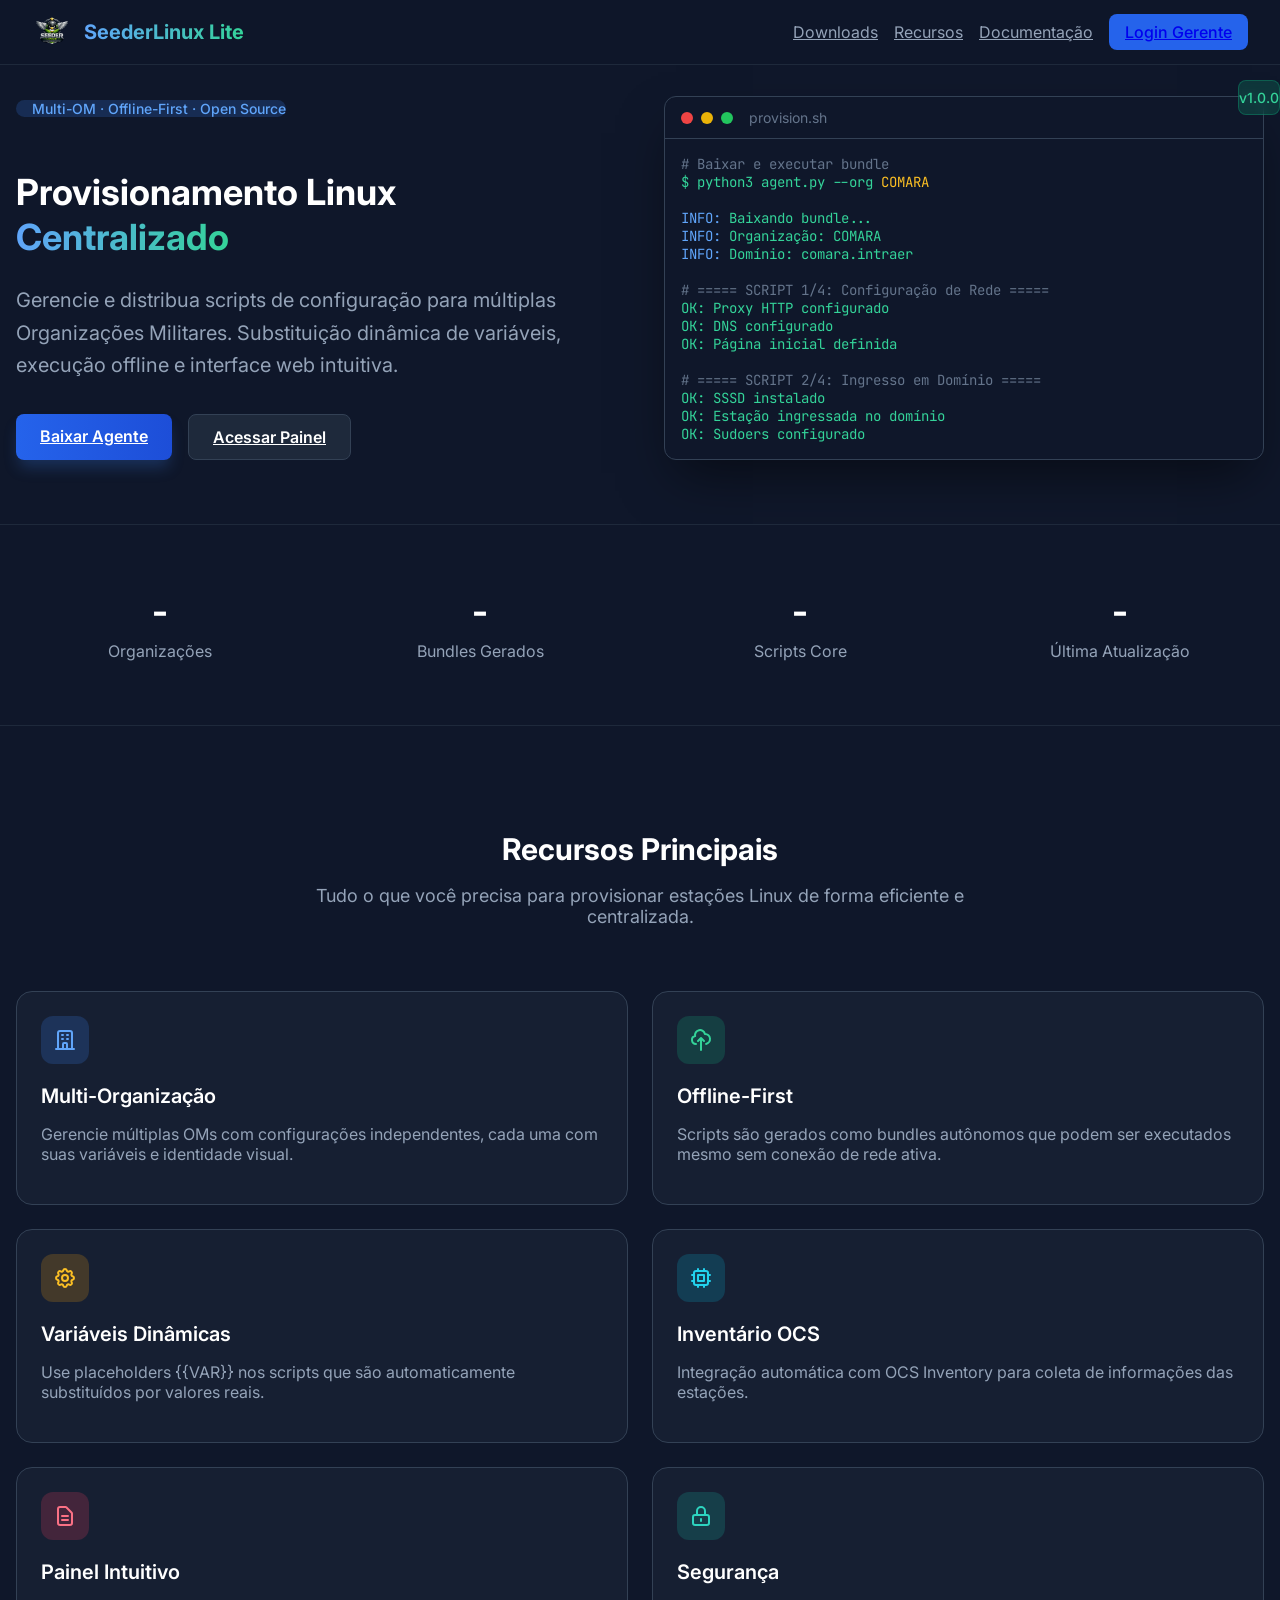
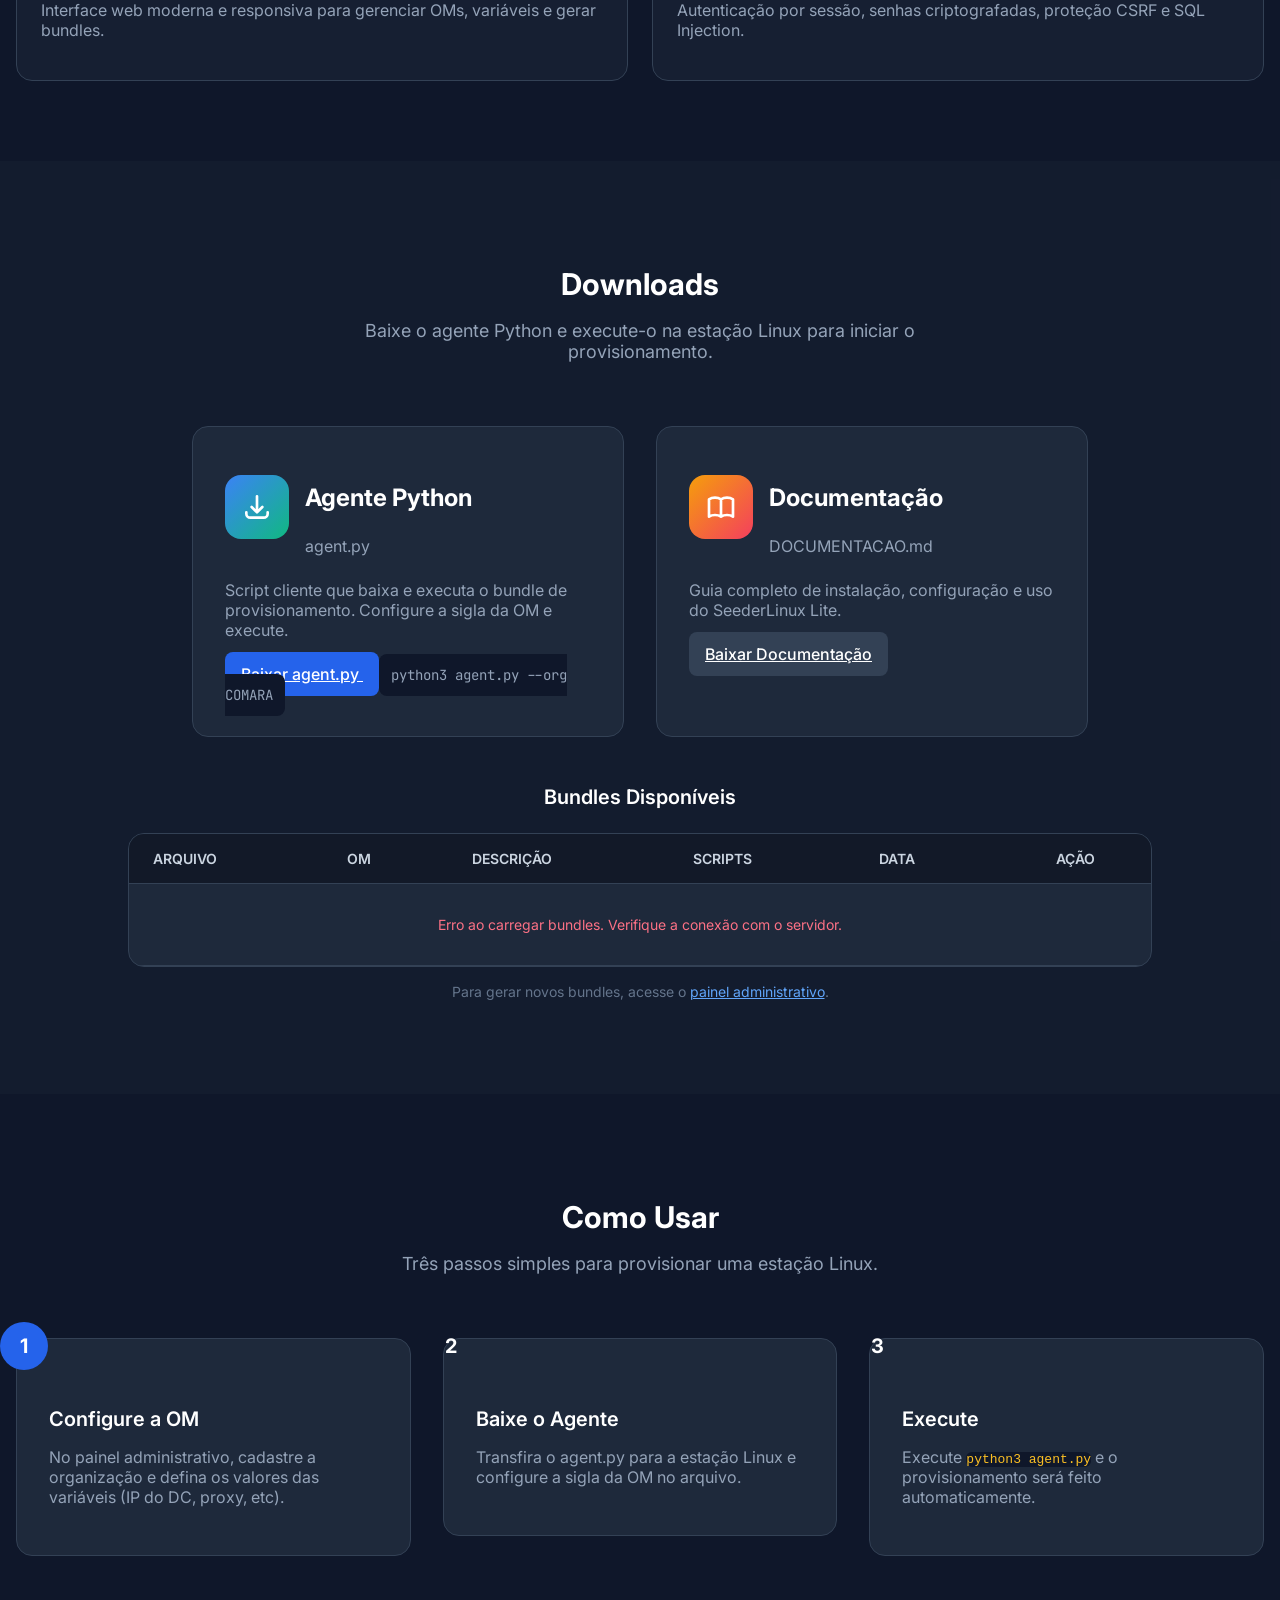
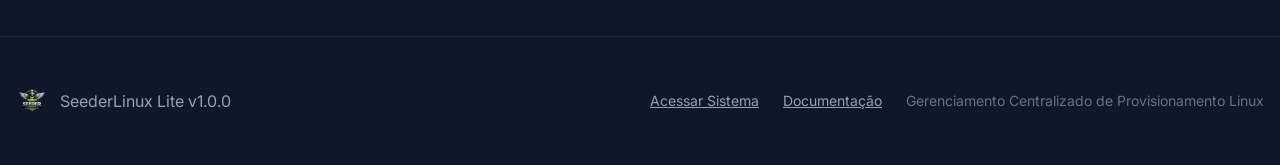
<file: index.html>
<!DOCTYPE html>
<html lang="pt-BR">
<head>
    <meta charset="UTF-8">
    <meta name="viewport" content="width=device-width, initial-scale=1.0">
    <meta name="description" content="SeederLinux Lite - Gerenciamento centralizado de scripts para provisionamento de estações Linux">
    <meta name="author" content="SeederLinux">
    <title>SeederLinux Lite - Provisionamento Linux Centralizado</title>

    <!-- Custom CSS (includes Tailwind-equivalent utility classes) -->
    <link rel="stylesheet" href="assets/css/style.css">

    <!-- Google Fonts -->
    <link rel="preconnect" href="https://fonts.googleapis.com">
    <link rel="preconnect" href="https://fonts.gstatic.com" crossorigin>
    <link href="https://fonts.googleapis.com/css2?family=Inter:wght@300;400;500;600;700&family=JetBrains+Mono:wght@400;500&display=swap" rel="stylesheet">


</head>
<body class="bg-slate-900 text-slate-200 font-sans antialiased">
    <!-- Navigation -->
    <nav class="fixed top-0 w-full z-50 bg-slate-900/95 backdrop-blur-sm border-b border-slate-800">
        <div class="max-w-7xl mx-auto px-4 sm:px-6 lg:px-8">
            <div class="flex items-center justify-between h-16">
                <div class="flex items-center gap-3">
                    <img src="/assets/images/seederlinux-logo.png" alt="SeederLinux Lite" class="h-10 w-auto" onerror="this.style.display='none'">
                    <span class="text-xl font-bold bg-gradient-to-r from-blue-400 to-emerald-400 bg-clip-text text-transparent">
                        SeederLinux Lite
                    </span>
                </div>
                <div class="flex items-center gap-4">
                    <a href="#downloads" class="text-slate-400 hover:text-white transition-colors">Downloads</a>
                    <a href="#features" class="text-slate-400 hover:text-white transition-colors">Recursos</a>
                    <a href="#docs" class="text-slate-400 hover:text-white transition-colors">Documentação</a>
                    <a href="/login.html" class="px-4 py-2 bg-blue-600 hover:bg-blue-700 rounded-lg font-medium transition-all transform hover:scale-105">
                        Login Gerente
                    </a>
                </div>
            </div>
        </div>
    </nav>

    <!-- Hero Section -->
    <section class="pt-24 pb-16 px-4 overflow-hidden">
        <div class="max-w-7xl mx-auto">
            <div class="grid lg:grid-cols-2 gap-12 items-center">
                <div>
                    <div class="inline-flex items-center gap-2 px-3 py-1 bg-blue-500/20 text-blue-400 rounded-full text-sm font-medium mb-6">
                        <span class="w-2 h-2 bg-blue-400 rounded-full animate-pulse"></span>
                        Multi-OM · Offline-First · Open Source
                    </div>
                    <h1 class="text-4xl lg:text-6xl font-bold text-white mb-6 leading-tight">
                        Provisionamento Linux
                        <span class="bg-gradient-to-r from-blue-400 to-emerald-400 bg-clip-text text-transparent">
                            Centralizado
                        </span>
                    </h1>
                    <p class="text-xl text-slate-400 mb-8 leading-relaxed">
                        Gerencie e distribua scripts de configuração para múltiplas Organizações Militares.
                        Substituição dinâmica de variáveis, execução offline e interface web intuitiva.
                    </p>
                    <div class="flex flex-wrap gap-4">
                        <a href="#downloads" class="px-6 py-3 bg-gradient-to-r from-blue-600 to-blue-700 hover:from-blue-700 hover:to-blue-800 rounded-lg font-semibold text-white transition-all transform hover:scale-105 shadow-lg shadow-blue-500/25">
                            Baixar Agente
                        </a>
                        <a href="/login.html" class="px-6 py-3 bg-slate-800 hover:bg-slate-700 rounded-lg font-semibold text-white transition-all border border-slate-700">
                            Acessar Painel
                        </a>
                    </div>
                </div>
                <div class="relative">
                    <div class="terminal shadow-2xl">
                        <div class="terminal-header">
                            <div class="terminal-dot bg-red-500"></div>
                            <div class="terminal-dot bg-yellow-500"></div>
                            <div class="terminal-dot bg-green-500"></div>
                            <span class="ml-2 text-slate-500 text-sm">provision.sh</span>
                        </div>
                        <pre class="p-4 text-sm text-emerald-400 overflow-x-auto"><code><span class="text-slate-500"># Baixar e executar bundle</span>
$ python3 agent.py --org <span class="text-amber-400">COMARA</span>

<span class="text-blue-400">INFO:</span> Baixando bundle...
<span class="text-blue-400">INFO:</span> Organização: COMARA
<span class="text-blue-400">INFO:</span> Domínio: comara.intraer

<span class="text-slate-500"># ===== SCRIPT 1/4: Configuração de Rede =====</span>
<span class="text-emerald-400">OK:</span> Proxy HTTP configurado
<span class="text-emerald-400">OK:</span> DNS configurado
<span class="text-emerald-400">OK:</span> Página inicial definida

<span class="text-slate-500"># ===== SCRIPT 2/4: Ingresso em Domínio =====</span>
<span class="text-emerald-400">OK:</span> SSSD instalado
<span class="text-emerald-400">OK:</span> Estação ingressada no domínio
<span class="text-emerald-400">OK:</span> Sudoers configurado</code></pre>
                    </div>
                    <div class="absolute -top-4 -right-4 px-3 py-2 bg-emerald-500/20 border border-emerald-500/30 rounded-lg text-emerald-400 text-sm font-medium backdrop-blur-sm">
                        v1.0.0
                    </div>
                </div>
            </div>
        </div>
    </section>

    <!-- Public Stats Section -->
    <section class="py-16 px-4 border-y border-slate-800">
        <div class="max-w-7xl mx-auto">
            <div class="grid grid-cols-2 md:grid-cols-4 gap-8">
                <div class="text-center">
                    <div class="text-4xl font-bold text-white mb-2" id="stat-orgs">-</div>
                    <div class="text-slate-400">Organizações</div>
                </div>
                <div class="text-center">
                    <div class="text-4xl font-bold text-white mb-2" id="stat-bundles">-</div>
                    <div class="text-slate-400">Bundles Gerados</div>
                </div>
                <div class="text-center">
                    <div class="text-4xl font-bold text-white mb-2" id="stat-scripts">-</div>
                    <div class="text-slate-400">Scripts Core</div>
                </div>
                <div class="text-center">
                    <div class="text-4xl font-bold text-white mb-2" id="stat-updated">-</div>
                    <div class="text-slate-400">Última Atualização</div>
                </div>
            </div>
        </div>
    </section>

    <!-- Features Section -->
    <section class="py-20 px-4" id="features">
        <div class="max-w-7xl mx-auto">
            <div class="text-center mb-16">
                <h2 class="text-3xl lg:text-4xl font-bold text-white mb-4">Recursos Principais</h2>
                <p class="text-slate-400 text-lg max-w-2xl mx-auto">
                    Tudo o que você precisa para provisionar estações Linux de forma eficiente e centralizada.
                </p>
            </div>

            <div class="grid md:grid-cols-2 lg:grid-cols-3 gap-6">
                <div class="card-hover p-6 bg-slate-800/50 rounded-2xl border border-slate-700">
                    <div class="w-12 h-12 bg-blue-500/20 rounded-xl flex items-center justify-center mb-4">
                        <svg class="w-6 h-6 text-blue-400" fill="none" stroke="currentColor" viewBox="0 0 24 24">
                            <path stroke-linecap="round" stroke-linejoin="round" stroke-width="2" d="M19 21V5a2 2 0 00-2-2H7a2 2 0 00-2 2v16m14 0h2m-2 0h-5m-9 0H3m2 0h5M9 7h1m-1 4h1m4-4h1m-1 4h1m-5 10v-5a1 1 0 011-1h2a1 1 0 011 1v5m-4 0h4"/>
                        </svg>
                    </div>
                    <h3 class="text-xl font-semibold text-white mb-2">Multi-Organização</h3>
                    <p class="text-slate-400">
                        Gerencie múltiplas OMs com configurações independentes, cada uma com suas variáveis e identidade visual.
                    </p>
                </div>

                <div class="card-hover p-6 bg-slate-800/50 rounded-2xl border border-slate-700">
                    <div class="w-12 h-12 bg-emerald-500/20 rounded-xl flex items-center justify-center mb-4">
                        <svg class="w-6 h-6 text-emerald-400" fill="none" stroke="currentColor" viewBox="0 0 24 24">
                            <path stroke-linecap="round" stroke-linejoin="round" stroke-width="2" d="M7 16a4 4 0 01-.88-7.903A5 5 0 1115.9 6L16 6a5 5 0 011 9.9M15 13l-3-3m0 0l-3 3m3-3v12"/>
                        </svg>
                    </div>
                    <h3 class="text-xl font-semibold text-white mb-2">Offline-First</h3>
                    <p class="text-slate-400">
                        Scripts são gerados como bundles autônomos que podem ser executados mesmo sem conexão de rede ativa.
                    </p>
                </div>

                <div class="card-hover p-6 bg-slate-800/50 rounded-2xl border border-slate-700">
                    <div class="w-12 h-12 bg-amber-500/20 rounded-xl flex items-center justify-center mb-4">
                        <svg class="w-6 h-6 text-amber-400" fill="none" stroke="currentColor" viewBox="0 0 24 24">
                            <path stroke-linecap="round" stroke-linejoin="round" stroke-width="2" d="M10.325 4.317c.426-1.756 2.924-1.756 3.35 0a1.724 1.724 0 002.573 1.066c1.543-.94 3.31.826 2.37 2.37a1.724 1.724 0 001.065 2.572c1.756.426 1.756 2.924 0 3.35a1.724 1.724 0 00-1.066 2.573c.94 1.543-.826 3.31-2.37 2.37a1.724 1.724 0 00-2.572 1.065c-.426 1.756-2.924 1.756-3.35 0a1.724 1.724 0 00-2.573-1.066c-1.543.94-3.31-.826-2.37-2.37a1.724 1.724 0 00-1.065-2.572c-1.756-.426-1.756-2.924 0-3.35a1.724 1.724 0 001.066-2.573c-.94-1.543.826-3.31 2.37-2.37.996.608 2.296.07 2.572-1.065z"/>
                            <path stroke-linecap="round" stroke-linejoin="round" stroke-width="2" d="M15 12a3 3 0 11-6 0 3 3 0 016 0z"/>
                        </svg>
                    </div>
                    <h3 class="text-xl font-semibold text-white mb-2">Variáveis Dinâmicas</h3>
                    <p class="text-slate-400">
                        Use placeholders {{VAR}} nos scripts que são automaticamente substituídos por valores reais.
                    </p>
                </div>

                <div class="card-hover p-6 bg-slate-800/50 rounded-2xl border border-slate-700">
                    <div class="w-12 h-12 bg-cyan-500/20 rounded-xl flex items-center justify-center mb-4">
                        <svg class="w-6 h-6 text-cyan-400" fill="none" stroke="currentColor" viewBox="0 0 24 24">
                            <path stroke-linecap="round" stroke-linejoin="round" stroke-width="2" d="M9 3v2m6-2v2M9 19v2m6-2v2M5 9H3m2 6H3m18-6h-2m2 6h-2M7 19h10a2 2 0 002-2V7a2 2 0 00-2-2H7a2 2 0 00-2 2v10a2 2 0 002 2zM9 9h6v6H9V9z"/>
                        </svg>
                    </div>
                    <h3 class="text-xl font-semibold text-white mb-2">Inventário OCS</h3>
                    <p class="text-slate-400">
                        Integração automática com OCS Inventory para coleta de informações das estações.
                    </p>
                </div>

                <div class="card-hover p-6 bg-slate-800/50 rounded-2xl border border-slate-700">
                    <div class="w-12 h-12 bg-rose-500/20 rounded-xl flex items-center justify-center mb-4">
                        <svg class="w-6 h-6 text-rose-400" fill="none" stroke="currentColor" viewBox="0 0 24 24">
                            <path stroke-linecap="round" stroke-linejoin="round" stroke-width="2" d="M9 12h6m-6 4h6m2 5H7a2 2 0 01-2-2V5a2 2 0 012-2h5.586a1 1 0 01.707.293l5.414 5.414a1 1 0 01.293.707V19a2 2 0 01-2 2z"/>
                        </svg>
                    </div>
                    <h3 class="text-xl font-semibold text-white mb-2">Painel Intuitivo</h3>
                    <p class="text-slate-400">
                        Interface web moderna e responsiva para gerenciar OMs, variáveis e gerar bundles.
                    </p>
                </div>

                <div class="card-hover p-6 bg-slate-800/50 rounded-2xl border border-slate-700">
                    <div class="w-12 h-12 bg-teal-500/20 rounded-xl flex items-center justify-center mb-4">
                        <svg class="w-6 h-6 text-teal-400" fill="none" stroke="currentColor" viewBox="0 0 24 24">
                            <path stroke-linecap="round" stroke-linejoin="round" stroke-width="2" d="M12 15v2m-6 4h12a2 2 0 002-2v-6a2 2 0 00-2-2H6a2 2 0 00-2 2v6a2 2 0 002 2zm10-10V7a4 4 0 00-8 0v4h8z"/>
                        </svg>
                    </div>
                    <h3 class="text-xl font-semibold text-white mb-2">Segurança</h3>
                    <p class="text-slate-400">
                        Autenticação por sessão, senhas criptografadas, proteção CSRF e SQL Injection.
                    </p>
                </div>
            </div>
        </div>
    </section>

    <!-- Downloads Section -->
    <section class="py-20 px-4 bg-slate-800/30" id="downloads">
        <div class="max-w-7xl mx-auto">
            <div class="text-center mb-16">
                <h2 class="text-3xl lg:text-4xl font-bold text-white mb-4">Downloads</h2>
                <p class="text-slate-400 text-lg max-w-2xl mx-auto">
                    Baixe o agente Python e execute-o na estação Linux para iniciar o provisionamento.
                </p>
            </div>

            <div class="grid md:grid-cols-2 gap-8 max-w-4xl mx-auto">
                <!-- Agent Download -->
                <div class="card-hover p-8 bg-slate-800 rounded-2xl border border-slate-700">
                    <div class="flex items-center gap-4 mb-6">
                        <div class="w-16 h-16 bg-gradient-to-br from-blue-500 to-emerald-500 rounded-2xl flex items-center justify-center">
                            <svg class="w-8 h-8 text-white" fill="none" stroke="currentColor" viewBox="0 0 24 24">
                                <path stroke-linecap="round" stroke-linejoin="round" stroke-width="2" d="M4 16v1a3 3 0 003 3h10a3 3 0 003-3v-1m-4-4l-4 4m0 0l-4-4m4 4V4"/>
                            </svg>
                        </div>
                        <div>
                            <h3 class="text-2xl font-bold text-white">Agente Python</h3>
                            <span class="text-slate-400">agent.py</span>
                        </div>
                    </div>
                    <p class="text-slate-400 mb-6">
                        Script cliente que baixa e executa o bundle de provisionamento. Configure a sigla da OM e execute.
                    </p>
                    <div class="space-y-3">
                        <a href="api/download.php?file=agent.py" class="block w-full py-3 px-4 bg-blue-600 hover:bg-blue-700 rounded-lg font-medium text-center text-white transition-colors">
                            Baixar agent.py
                        </a>
                        <code class="block p-3 bg-slate-900 rounded-lg text-sm text-slate-400 font-mono">
                            python3 agent.py --org COMARA
                        </code>
                    </div>
                </div>

                <!-- Documentation Download -->
                <div class="card-hover p-8 bg-slate-800 rounded-2xl border border-slate-700">
                    <div class="flex items-center gap-4 mb-6">
                        <div class="w-16 h-16 bg-gradient-to-br from-amber-500 to-rose-500 rounded-2xl flex items-center justify-center">
                            <svg class="w-8 h-8 text-white" fill="none" stroke="currentColor" viewBox="0 0 24 24">
                                <path stroke-linecap="round" stroke-linejoin="round" stroke-width="2" d="M12 6.253v13m0-13C10.832 5.477 9.246 5 7.5 5S4.168 5.477 3 6.253v13C4.168 18.477 5.754 18 7.5 18s3.332.477 4.5 1.253m0-13C13.168 5.477 14.754 5 16.5 5c1.747 0 3.332.477 4.5 1.253v13C19.832 18.477 18.247 18 16.5 18c-1.746 0-3.332.477-4.5 1.253"/>
                            </svg>
                        </div>
                        <div>
                            <h3 class="text-2xl font-bold text-white">Documentação</h3>
                            <span class="text-slate-400">DOCUMENTACAO.md</span>
                        </div>
                    </div>
                    <p class="text-slate-400 mb-6">
                        Guia completo de instalação, configuração e uso do SeederLinux Lite.
                    </p>
                    <a href="api/download.php?file=DOCUMENTACAO.md" class="block w-full py-3 px-4 bg-slate-700 hover:bg-slate-600 rounded-lg font-medium text-center text-white transition-colors">
                        Baixar Documentação
                    </a>
                </div>
            </div>

            <!-- Available Bundles Table -->
            <div class="mt-12 max-w-5xl mx-auto">
                <h3 class="text-xl font-semibold text-white mb-6 text-center">Bundles Disponíveis</h3>
                <div class="bg-slate-800 rounded-2xl border border-slate-700 overflow-hidden">
                    <div class="overflow-x-auto">
                        <table class="w-full text-left">
                            <thead class="bg-slate-900/50 border-b border-slate-700">
                                <tr>
                                    <th class="px-6 py-4 text-sm font-semibold text-slate-300">Arquivo</th>
                                    <th class="px-6 py-4 text-sm font-semibold text-slate-300">OM</th>
                                    <th class="px-6 py-4 text-sm font-semibold text-slate-300">Descrição</th>
                                    <th class="px-6 py-4 text-sm font-semibold text-slate-300">Scripts</th>
                                    <th class="px-6 py-4 text-sm font-semibold text-slate-300">Data</th>
                                    <th class="px-6 py-4 text-sm font-semibold text-slate-300 text-center">Ação</th>
                                </tr>
                            </thead>
                            <tbody id="bundles-tbody">
                                <tr>
                                    <td colspan="6" class="px-6 py-8 text-center text-slate-500">
                                        <div class="inline-flex items-center gap-2">
                                            <svg class="animate-spin h-5 w-5 text-slate-500" fill="none" viewBox="0 0 24 24">
                                                <circle class="opacity-25" cx="12" cy="12" r="10" stroke="currentColor" stroke-width="4"></circle>
                                                <path class="opacity-75" fill="currentColor" d="M4 12a8 8 0 018-8V0C5.373 0 0 5.373 0 12h4zm2 5.291A7.962 7.962 0 014 12H0c0 3.042 1.135 5.824 3 7.938l3-2.647z"></path>
                                            </svg>
                                            Carregando bundles...
                                        </div>
                                    </td>
                                </tr>
                            </tbody>
                        </table>
                    </div>
                </div>
                <p class="text-slate-500 text-sm text-center mt-4">
                    Para gerar novos bundles, acesse o <a href="/login.html" class="text-blue-400 hover:text-blue-300 underline">painel administrativo</a>.
                </p>
            </div>
        </div>
    </section>

    <!-- Documentation Section -->
    <section class="py-20 px-4" id="docs">
        <div class="max-w-7xl mx-auto">
            <div class="text-center mb-16">
                <h2 class="text-3xl lg:text-4xl font-bold text-white mb-4">Como Usar</h2>
                <p class="text-slate-400 text-lg max-w-2xl mx-auto">
                    Três passos simples para provisionar uma estação Linux.
                </p>
            </div>

            <div class="grid md:grid-cols-3 gap-8">
                <div class="relative">
                    <div class="absolute -top-4 -left-4 w-12 h-12 bg-blue-600 rounded-full flex items-center justify-center text-white text-xl font-bold">
                        1
                    </div>
                    <div class="p-8 pt-12 bg-slate-800 rounded-2xl border border-slate-700">
                        <h3 class="text-xl font-semibold text-white mb-4">Configure a OM</h3>
                        <p class="text-slate-400">
                            No painel administrativo, cadastre a organização e defina os valores das variáveis (IP do DC, proxy, etc).
                        </p>
                    </div>
                </div>

                <div class="relative">
                    <div class="absolute -top-4 -left-4 w-12 h-12 bg-emerald-600 rounded-full flex items-center justify-center text-white text-xl font-bold">
                        2
                    </div>
                    <div class="p-8 pt-12 bg-slate-800 rounded-2xl border border-slate-700">
                        <h3 class="text-xl font-semibold text-white mb-4">Baixe o Agente</h3>
                        <p class="text-slate-400">
                            Transfira o agent.py para a estação Linux e configure a sigla da OM no arquivo.
                        </p>
                    </div>
                </div>

                <div class="relative">
                    <div class="absolute -top-4 -left-4 w-12 h-12 bg-amber-600 rounded-full flex items-center justify-center text-white text-xl font-bold">
                        3
                    </div>
                    <div class="p-8 pt-12 bg-slate-800 rounded-2xl border border-slate-700">
                        <h3 class="text-xl font-semibold text-white mb-4">Execute</h3>
                        <p class="text-slate-400">
                            Execute <code class="bg-slate-900 px-2 py-1 rounded text-amber-400">python3 agent.py</code> e o provisionamento será feito automaticamente.
                        </p>
                    </div>
                </div>
            </div>
        </div>
    </section>

    <!-- Footer -->
    <footer class="py-12 px-4 border-t border-slate-800">
        <div class="max-w-7xl mx-auto">
            <div class="flex flex-col md:flex-row items-center justify-between gap-4">
                <div class="flex items-center gap-3">
                    <img src="/assets/images/seederlinux-logo.png" alt="SeederLinux Lite" class="h-8 w-auto" onerror="this.style.display='none'">
                    <span class="text-slate-400">SeederLinux Lite v1.0.0</span>
                </div>
                <div class="flex items-center gap-6 text-sm">
                    <a href="/login.html" class="text-slate-400 hover:text-white transition-colors">Acessar Sistema</a>
                    <a href="#docs" class="text-slate-400 hover:text-white transition-colors">Documentação</a>
                    <span class="text-slate-500">Gerenciamento Centralizado de Provisionamento Linux</span>
                </div>
            </div>
        </div>
    </footer>

    <script src="assets/js/app.js"></script>
    <script>
        document.addEventListener('DOMContentLoaded', async () => {
            try {
                // Load public bundles (no auth required)
                const resp = await fetch('api/?action=public-bundles');
                const data = await resp.json();

                const tbody = document.getElementById('bundles-tbody');

                if (data.success && data.data && data.data.length > 0) {
                    document.getElementById('stat-bundles').textContent = data.data.length;

                    const dates = data.data.map(b => new Date(b.generated_at)).filter(d => !isNaN(d));
                    if (dates.length > 0) {
                        const latest = new Date(Math.max(...dates));
                        document.getElementById('stat-updated').textContent =
                            latest.toLocaleDateString('pt-BR', { day: '2-digit', month: '2-digit', year: 'numeric' });
                    }

                    tbody.innerHTML = data.data.map(b => {
                        const date = new Date(b.generated_at);
                        const dateStr = date.toLocaleDateString('pt-BR', { day: '2-digit', month: '2-digit', year: 'numeric' }) +
                            ' ' + date.toLocaleTimeString('pt-BR', { hour: '2-digit', minute: '2-digit' });
                        const escape = (s) => String(s).replace(/[&<>"']/g, c => ({'&':'&amp;','<':'&lt;','>':'&gt;','"':'&quot;',"'":'&#39;'}[c]));
                        const descHtml = b.description
                            ? `<span class="text-slate-300" title="${escape(b.description)}">${escape(b.description.length > 50 ? b.description.substring(0, 50) + '...' : b.description)}</span>`
                            : '<span class="text-slate-600 italic">Sem descrição</span>';
                        return `
                            <tr class="border-b border-slate-700/50 hover:bg-slate-700/30 transition-colors">
                                <td class="px-6 py-4 text-sm text-slate-300 font-mono">${escape(b.filename || '-')}</td>
                                <td class="px-6 py-4 text-sm">
                                    <span class="text-blue-400 font-semibold">${escape(b.acronym || '-')}</span>
                                    <span class="text-slate-500 ml-2">${escape(b.org_name || '')}</span>
                                </td>
                                <td class="px-6 py-4 text-sm max-w-xs">${descHtml}</td>
                                <td class="px-6 py-4 text-sm text-slate-400">${b.scripts_count || 0}</td>
                                <td class="px-6 py-4 text-sm text-slate-400">${dateStr}</td>
                                <td class="px-6 py-4 text-center">
                                    <a href="api/?action=bundle-by-id&id=${b.id}"
                                       class="inline-flex items-center gap-1 px-3 py-1.5 bg-blue-600 hover:bg-blue-700 rounded-lg text-sm font-medium text-white transition-colors">
                                        <svg class="w-4 h-4" fill="none" stroke="currentColor" viewBox="0 0 24 24">
                                            <path stroke-linecap="round" stroke-linejoin="round" stroke-width="2" d="M4 16v1a3 3 0 003 3h10a3 3 0 003-3v-1m-4-4l-4 4m0 0l-4-4m4 4V4"/>
                                        </svg>
                                        Baixar
                                    </a>
                                </td>
                            </tr>
                        `;
                    }).join('');
                } else {
                    document.getElementById('stat-bundles').textContent = '0';
                    document.getElementById('stat-updated').textContent = '-';
                    tbody.innerHTML = `
                        <tr>
                            <td colspan="6" class="px-6 py-8 text-center text-slate-500">
                                Nenhum bundle disponível ainda. Acesse o
                                <a href="/login.html" class="text-blue-400 hover:text-blue-300 underline">painel administrativo</a>
                                para gerar.
                            </td>
                        </tr>
                    `;
                }

                // Orgs and Scripts Core require login - show placeholder
                document.getElementById('stat-orgs').textContent = '-';
                document.getElementById('stat-orgs').nextElementSibling.textContent = 'Organizacoes (Disponivel apos login)';
                document.getElementById('stat-scripts').textContent = '-';
                document.getElementById('stat-scripts').nextElementSibling.textContent = 'Scripts Core (Disponivel apos login)';
            } catch (error) {
                console.error('Error loading data:', error);
                document.getElementById('bundles-tbody').innerHTML = `
                    <tr>
                        <td colspan="6" class="px-6 py-8 text-center text-rose-400">
                            Erro ao carregar bundles. Verifique a conexão com o servidor.
                        </td>
                    </tr>
                `;
            }
        });
    </script>
</body>
</html>
</file>
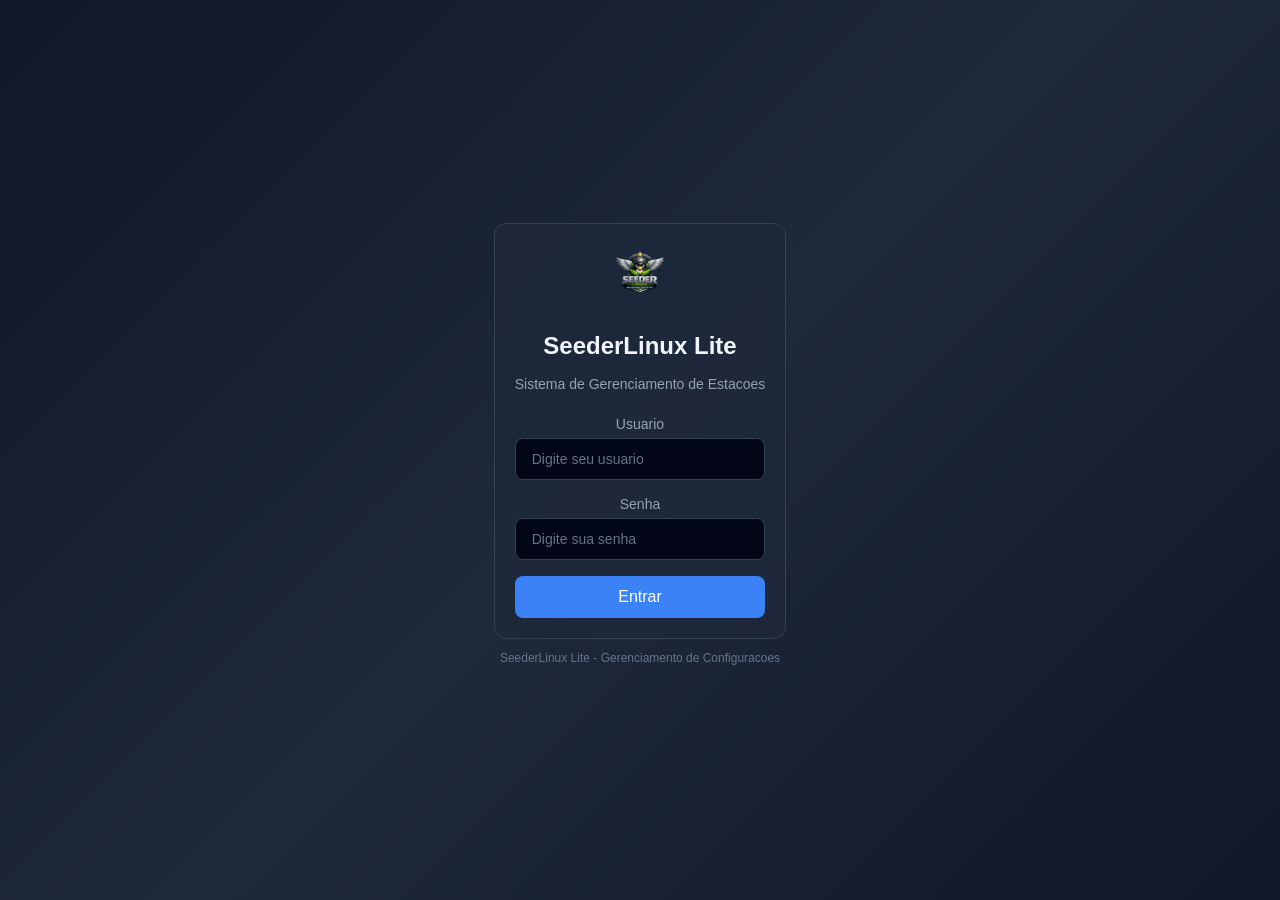
<file: admin.html>
<!DOCTYPE html>
<html lang="pt-BR">
<head>
    <meta charset="UTF-8">
    <meta name="viewport" content="width=device-width, initial-scale=1.0">
    <title>Admin - SeederLinux Lite</title>
    <link href="https://fonts.googleapis.com/css2?family=Inter:wght@400;500;600;700&family=JetBrains+Mono:wght@400;500&display=swap" rel="stylesheet">
    <link rel="stylesheet" href="assets/css/style.css">
</head>
<body>
    <div class="flex min-h-screen">
        <!-- Sidebar -->
        <aside class="sidebar">
            <div class="sidebar-logo">
                <img src="assets/images/seederlinux-logo.png" alt="SeederLinux" onerror="if(this.onerror)this.onerror=null;if(this.src)this.src='assets/images/seederlinux-logo.svg'">
                <div>
                    <div class="font-bold text-white">SeederLinux</div>
                    <div class="text-xs text-slate-400">Lite Admin</div>
                </div>
            </div>

            <nav class="sidebar-nav">
                <div class="nav-section">
                    <div class="nav-section-title">Menu</div>
                    <button class="nav-item active" data-view="dashboard" onclick="showView('dashboard')">
                        <svg fill="none" stroke="currentColor" viewBox="0 0 24 24"><path stroke-linecap="round" stroke-linejoin="round" stroke-width="2" d="M3 12l2-2m0 0l7-7 7 7M5 10v10a1 1 0 001 1h3m10-11l2 2m-2-2v10a1 1 0 01-1 1h-3m-6 0a1 1 0 001-1v-4a1 1 0 011-1h2a1 1 0 011 1v4a1 1 0 001 1m-6 0h6"/></svg>
                        Dashboard
                    </button>
                    <button class="nav-item" data-view="organizations" onclick="showView('organizations')">
                        <svg fill="none" stroke="currentColor" viewBox="0 0 24 24"><path stroke-linecap="round" stroke-linejoin="round" stroke-width="2" d="M19 21V5a2 2 0 00-2-2H7a2 2 0 00-2 2v16m14 0h2m-2 0h-5m-9 0H3m2 0h5M9 7h1m-1 4h1m4-4h1m-1 4h1m-5 10v-5a1 1 0 011-1h2a1 1 0 011 1v5m-4 0h4"/></svg>
                        Organizacoes
                    </button>
                    <button id="nav-scripts-core" class="nav-item" data-view="scripts-core" onclick="showView('scripts-core')">
                        <svg fill="none" stroke="currentColor" viewBox="0 0 24 24"><path stroke-linecap="round" stroke-linejoin="round" stroke-width="2" d="M10 20l4-16m4 4l4 4-4 4M6 16l-4-4 4-4"/></svg>
                        Scripts Core
                    </button>
                    <button id="nav-users" class="nav-item" data-view="users" onclick="showView('users')">
                        <svg fill="none" stroke="currentColor" viewBox="0 0 24 24"><path stroke-linecap="round" stroke-linejoin="round" stroke-width="2" d="M12 4.354a4 4 0 110 5.292M15 21H3v-1a6 6 0 0112 0v1zm0 0h6v-1a6 6 0 00-9-5.197M13 7a4 4 0 11-8 0 4 4 0 018 0z"/></svg>
                        Usuarios
                    </button>
                    <button class="nav-item" data-view="stations" onclick="showView('stations')">
                        <svg fill="none" stroke="currentColor" viewBox="0 0 24 24"><path stroke-linecap="round" stroke-linejoin="round" stroke-width="2" d="M9.75 17L9 20l-1 1h8l-1-1-.75-3M3 13h18M5 17h14a2 2 0 002-2V5a2 2 0 00-2-2H5a2 2 0 00-2 2v10a2 2 0 002 2z"/></svg>
                        Estacoes
                    </button>
                    <button id="nav-audit" class="nav-item" data-view="audit" onclick="showView('audit')">
                        <svg fill="none" stroke="currentColor" viewBox="0 0 24 24"><path stroke-linecap="round" stroke-linejoin="round" stroke-width="2" d="M9 12h6m-6 4h6m2 5H7a2 2 0 01-2-2V5a2 2 0 012-2h5.586a1 1 0 01.707.293l5.414 5.414a1 1 0 01.293.707V19a2 2 0 01-2 2z"/></svg>
                        Auditoria
                    </button>
                </div>

                <div class="nav-section" id="orgs-section">
                    <div class="nav-section-title">Organizacoes</div>
                    <button id="btn-new-org" class="nav-item" onclick="openModal('modal-new-org')">
                        <svg fill="none" stroke="currentColor" viewBox="0 0 24 24"><path stroke-linecap="round" stroke-linejoin="round" stroke-width="2" d="M12 4v16m8-8H4"/></svg>
                        Nova OM
                    </button>
                    <nav id="om-list"></nav>
                </div>
            </nav>

            <div class="sidebar-footer">
                <div class="user-info">
                    <div class="user-avatar"><span id="user-initial">A</span></div>
                    <div class="user-details">
                        <div class="user-name" id="user-name">Admin</div>
                        <div class="user-role" id="user-role">Admin GAP</div>
                    </div>
                    <button id="btn-logout" class="btn btn-sm btn-secondary" title="Sair">
                        <svg class="w-4 h-4" fill="none" stroke="currentColor" viewBox="0 0 24 24"><path stroke-linecap="round" stroke-linejoin="round" stroke-width="2" d="M17 16l4-4m0 0l-4-4m4 4H7m6 4v1a3 3 0 01-3 3H6a3 3 0 01-3-3V7a3 3 0 013-3h4a3 3 0 013 3v1"/></svg>
                    </button>
                </div>
            </div>
        </aside>

        <!-- Main Content -->
        <main class="main-content">
            <header class="page-header">
                <h1 class="page-title" id="page-title">Dashboard</h1>
                <p class="page-subtitle" id="page-subtitle">Visao geral do sistema</p>
            </header>

            <div class="page-content">
                <!-- Global Dashboard View -->
                <div id="view-dashboard">
                    <div class="stats-grid">
                        <div class="stat-card">
                            <div class="stat-icon blue"><svg class="w-6 h-6" fill="none" stroke="currentColor" viewBox="0 0 24 24"><path stroke-linecap="round" stroke-linejoin="round" stroke-width="2" d="M19 21V5a2 2 0 00-2-2H7a2 2 0 00-2 2v16m14 0h2m-2 0h-5m-9 0H3m2 0h5M9 7h1m-1 4h1m4-4h1m-1 4h1m-5 10v-5a1 1 0 011-1h2a1 1 0 011 1v5m-4 0h4"/></svg></div>
                            <div class="stat-value" id="dash-orgs">0</div>
                            <div class="stat-label">Organizacoes</div>
                        </div>
                        <div class="stat-card">
                            <div class="stat-icon green"><svg class="w-6 h-6" fill="none" stroke="currentColor" viewBox="0 0 24 24"><path stroke-linecap="round" stroke-linejoin="round" stroke-width="2" d="M9 12h6m-6 4h6m2 5H7a2 2 0 01-2-2V5a2 2 0 012-2h5.586a1 1 0 01.707.293l5.414 5.414a1 1 0 01.293.707V19a2 2 0 01-2 2z"/></svg></div>
                            <div class="stat-value" id="dash-scripts">0</div>
                            <div class="stat-label">Scripts</div>
                        </div>
                        <div class="stat-card">
                            <div class="stat-icon amber"><svg class="w-6 h-6" fill="none" stroke="currentColor" viewBox="0 0 24 24"><path stroke-linecap="round" stroke-linejoin="round" stroke-width="2" d="M10.325 4.317c.426-1.756 2.924-1.756 3.35 0a1.724 1.724 0 002.573 1.066c1.543-.94 3.31.826 2.37 2.37a1.724 1.724 0 001.065 2.572c1.756.426 1.756 2.924 0 3.35a1.724 1.724 0 00-1.066 2.573c.94 1.543-.826 3.31-2.37 2.37a1.724 1.724 0 00-2.572 1.065c-.426 1.756-2.924 1.756-3.35 0a1.724 1.724 0 00-2.573-1.066c-1.543.94-3.31-.826-2.37-2.37a1.724 1.724 0 00-1.065-2.572c-1.756-.426-1.756-2.924 0-3.35a1.724 1.724 0 001.066-2.573c-.94-1.543.826-3.31 2.37-2.37.996.608 2.296.07 2.572-1.065z"/><path stroke-linecap="round" stroke-linejoin="round" stroke-width="2" d="M15 12a3 3 0 11-6 0 3 3 0 016 0z"/></svg></div>
                            <div class="stat-value" id="dash-vars">0</div>
                            <div class="stat-label">Variaveis</div>
                        </div>
                        <div class="stat-card">
                            <div class="stat-icon red"><svg class="w-6 h-6" fill="none" stroke="currentColor" viewBox="0 0 24 24"><path stroke-linecap="round" stroke-linejoin="round" stroke-width="2" d="M19 11H5m14 0a2 2 0 012 2v6a2 2 0 01-2 2H5a2 2 0 01-2-2v-6a2 2 0 012-2m14 0V9a2 2 0 00-2-2M5 11V9a2 2 0 012-2m0 0V5a2 2 0 012-2h6a2 2 0 012 2v2M7 7h10"/></svg></div>
                            <div class="stat-value" id="dash-bundles">0</div>
                            <div class="stat-label">Bundles/Mes</div>
                        </div>
                        <div class="stat-card">
                            <div class="stat-icon cyan"><svg class="w-6 h-6" fill="none" stroke="currentColor" viewBox="0 0 24 24"><path stroke-linecap="round" stroke-linejoin="round" stroke-width="2" d="M5.636 18.364a9 9 0 010-12.728m12.728 0a9 9 0 010 12.728m-9.9-2.829a5 5 0 010-7.07m7.072 0a5 5 0 010 7.07M13 12a1 1 0 11-2 0 1 1 0 012 0z"/></svg></div>
                            <div class="stat-value" id="dash-stations-online">0</div>
                            <div class="stat-label">Estacoes Online</div>
                        </div>
                        <div class="stat-card">
                            <div class="stat-icon amber"><svg class="w-6 h-6" fill="none" stroke="currentColor" viewBox="0 0 24 24"><path stroke-linecap="round" stroke-linejoin="round" stroke-width="2" d="M12 9v2m0 4h.01m-6.938 4h13.856c1.54 0 2.502-1.667 1.732-3L13.732 4c-.77-1.333-2.694-1.333-3.464 0L3.34 16c-.77 1.333.192 3 1.732 3z"/></svg></div>
                            <div class="stat-value" id="dash-stations-outdated">0</div>
                            <div class="stat-label">Desatualizadas</div>
                        </div>
                    </div>

                    <div class="grid gap-4" style="grid-template-columns: repeat(auto-fit, minmax(400px, 1fr));">
                        <div class="card">
                            <div class="card-header"><h3 class="card-title">Ultimas Estacoes</h3></div>
                            <div class="card-body" id="recent-stations"></div>
                        </div>
                        <div class="card">
                            <div class="card-header"><h3 class="card-title">Organizacoes Recentes</h3></div>
                            <div class="card-body" id="recent-orgs"></div>
                        </div>
                    </div>
                </div>

                <!-- Organizations Dashboard View -->
                <div id="view-organizations" class="hidden">
                    <div class="stats-grid">
                        <div class="stat-card">
                            <div class="stat-icon blue"><svg class="w-6 h-6" fill="none" stroke="currentColor" viewBox="0 0 24 24"><path stroke-linecap="round" stroke-linejoin="round" stroke-width="2" d="M19 21V5a2 2 0 00-2-2H7a2 2 0 00-2 2v16m14 0h2m-2 0h-5m-9 0H3m2 0h5M9 7h1m-1 4h1m4-4h1m-1 4h1m-5 10v-5a1 1 0 011-1h2a1 1 0 011 1v5m-4 0h4"/></svg></div>
                            <div class="stat-value" id="orgs-dash-total">0</div>
                            <div class="stat-label">Organizacoes</div>
                        </div>
                        <div class="stat-card">
                            <div class="stat-icon green"><svg class="w-6 h-6" fill="none" stroke="currentColor" viewBox="0 0 24 24"><path stroke-linecap="round" stroke-linejoin="round" stroke-width="2" d="M9.75 17L9 20l-1 1h8l-1-1-.75-3M3 13h18M5 17h14a2 2 0 002-2V5a2 2 0 00-2-2H5a2 2 0 00-2 2v10a2 2 0 002 2z"/></svg></div>
                            <div class="stat-value" id="orgs-dash-stations">0</div>
                            <div class="stat-label">Estacoes Totais</div>
                        </div>
                        <div class="stat-card">
                            <div class="stat-icon cyan"><svg class="w-6 h-6" fill="none" stroke="currentColor" viewBox="0 0 24 24"><path stroke-linecap="round" stroke-linejoin="round" stroke-width="2" d="M5.636 18.364a9 9 0 010-12.728m12.728 0a9 9 0 010 12.728m-9.9-2.829a5 5 0 010-7.07m7.072 0a5 5 0 010 7.07M13 12a1 1 0 11-2 0 1 1 0 012 0z"/></svg></div>
                            <div class="stat-value" id="orgs-dash-online">0</div>
                            <div class="stat-label">Estacoes Online</div>
                        </div>
                        <div class="stat-card">
                            <div class="stat-icon amber"><svg class="w-6 h-6" fill="none" stroke="currentColor" viewBox="0 0 24 24"><path stroke-linecap="round" stroke-linejoin="round" stroke-width="2" d="M19 11H5m14 0a2 2 0 012 2v6a2 2 0 01-2 2H5a2 2 0 01-2-2v-6a2 2 0 012-2m14 0V9a2 2 0 00-2-2M5 11V9a2 2 0 012-2m0 0V5a2 2 0 012-2h6a2 2 0 012 2v2M7 7h10"/></svg></div>
                            <div class="stat-value" id="orgs-dash-bundles">0</div>
                            <div class="stat-label">Bundles/Mes</div>
                        </div>
                    </div>
                    <div id="orgs-search-wrapper" style="display:none;" class="mb-4">
                        <input type="text" id="orgs-search" placeholder="Buscar organizacao..." class="form-input" style="max-width: 400px;">
                    </div>
                    <div class="grid gap-4" id="orgs-cards-grid" style="grid-template-columns: repeat(auto-fill, minmax(320px, 1fr));"></div>
                </div>

                <!-- OM Detail: Dashboard + Config tabs -->
                <div id="view-om-detail" class="hidden">
                    <!-- OM Header -->
                    <div class="flex items-center gap-4 mb-6">
                        <div class="w-16 h-16 rounded-xl gradient-badge text-2xl" id="om-badge">OM</div>
                        <div class="flex-1">
                            <div class="flex items-center gap-2">
                                <h2 class="text-xl font-bold" id="om-display-name">Nome</h2>
                                <span class="text-slate-400" id="om-display-acronym">SIGLA</span>
                            </div>
                            <p class="text-slate-400" id="om-display-domain">dominio</p>
                        </div>
                        <div class="flex items-center gap-2">
                            <button id="btn-om-dashboard" class="btn btn-primary btn-sm" onclick="switchOMView('dashboard')">
                                <svg class="w-4 h-4" fill="none" stroke="currentColor" viewBox="0 0 24 24"><path stroke-linecap="round" stroke-linejoin="round" stroke-width="2" d="M3 12l2-2m0 0l7-7 7 7M5 10v10a1 1 0 001 1h3m10-11l2 2m-2-2v10a1 1 0 01-1 1h-3m-6 0a1 1 0 001-1v-4a1 1 0 011-1h2a1 1 0 011 1v4a1 1 0 001 1m-6 0h6"/></svg>
                                Overview
                            </button>
                            <button id="btn-om-config" class="btn btn-secondary btn-sm" onclick="switchOMView('config')">
                                <svg class="w-4 h-4" fill="none" stroke="currentColor" viewBox="0 0 24 24"><path stroke-linecap="round" stroke-linejoin="round" stroke-width="2" d="M10.325 4.317c.426-1.756 2.924-1.756 3.35 0a1.724 1.724 0 002.573 1.066c1.543-.94 3.31.826 2.37 2.37a1.724 1.724 0 001.065 2.572c1.756.426 1.756 2.924 0 3.35a1.724 1.724 0 00-1.066 2.573c.94 1.543-.826 3.31-2.37 2.37a1.724 1.724 0 00-2.572 1.065c-.426 1.756-2.924 1.756-3.35 0a1.724 1.724 0 00-2.573-1.066c-1.543.94-3.31-.826-2.37-2.37a1.724 1.724 0 00-1.065-2.572c-1.756-.426-1.756-2.924 0-3.35a1.724 1.724 0 001.066-2.573c-.94-1.543.826-3.31 2.37-2.37.996.608 2.296.07 2.572-1.065z"/><path stroke-linecap="round" stroke-linejoin="round" stroke-width="2" d="M15 12a3 3 0 11-6 0 3 3 0 016 0z"/></svg>
                                Editar Config.
                            </button>
                            <button id="btn-edit-org" class="btn btn-secondary btn-sm" title="Editar" onclick="openModal('modal-edit-org')">
                                <svg class="w-4 h-4" fill="none" stroke="currentColor" viewBox="0 0 24 24"><path stroke-linecap="round" stroke-linejoin="round" stroke-width="2" d="M11 5H6a2 2 0 00-2 2v11a2 2 0 002 2h11a2 2 0 002-2v-5m-1.414-9.414a2 2 0 112.828 2.828L11.828 15H9v-2.828l8.586-8.586z"/></svg>
                            </button>
                            <button class="btn btn-danger btn-sm" onclick="deleteOrganization(currentOrgId)">Excluir</button>
                        </div>
                    </div>

                    <!-- OM Overview panel -->
                    <div id="om-view-dashboard">
                        <div class="stats-grid" style="grid-template-columns: repeat(auto-fit, minmax(150px, 1fr));">
                            <div class="stat-card">
                                <div class="stat-icon green"><svg class="w-6 h-6" fill="none" stroke="currentColor" viewBox="0 0 24 24"><path stroke-linecap="round" stroke-linejoin="round" stroke-width="2" d="M9 12h6m-6 4h6m2 5H7a2 2 0 01-2-2V5a2 2 0 012-2h5.586a1 1 0 01.707.293l5.414 5.414a1 1 0 01.293.707V19a2 2 0 01-2 2z"/></svg></div>
                                <div class="stat-value" id="om-stat-scripts">0</div>
                                <div class="stat-label">Scripts</div>
                            </div>
                            <div class="stat-card">
                                <div class="stat-icon amber"><svg class="w-6 h-6" fill="none" stroke="currentColor" viewBox="0 0 24 24"><path stroke-linecap="round" stroke-linejoin="round" stroke-width="2" d="M10.325 4.317c.426-1.756 2.924-1.756 3.35 0a1.724 1.724 0 002.573 1.066c1.543-.94 3.31.826 2.37 2.37a1.724 1.724 0 001.065 2.572c1.756.426 1.756 2.924 0 3.35a1.724 1.724 0 00-1.066 2.573c.94 1.543-.826 3.31-2.37 2.37a1.724 1.724 0 00-2.572 1.065c-.426 1.756-2.924 1.756-3.35 0a1.724 1.724 0 00-2.573-1.066c-1.543.94-3.31-.826-2.37-2.37a1.724 1.724 0 00-1.065-2.572c-1.756-.426-1.756-2.924 0-3.35a1.724 1.724 0 001.066-2.573c-.94-1.543.826-3.31 2.37-2.37.996.608 2.296.07 2.572-1.065z"/><path stroke-linecap="round" stroke-linejoin="round" stroke-width="2" d="M15 12a3 3 0 11-6 0 3 3 0 016 0z"/></svg></div>
                                <div class="stat-value" id="om-stat-vars">0</div>
                                <div class="stat-label">Variaveis</div>
                            </div>
                            <div class="stat-card">
                                <div class="stat-icon red"><svg class="w-6 h-6" fill="none" stroke="currentColor" viewBox="0 0 24 24"><path stroke-linecap="round" stroke-linejoin="round" stroke-width="2" d="M19 11H5m14 0a2 2 0 012 2v6a2 2 0 01-2 2H5a2 2 0 01-2-2v-6a2 2 0 012-2m14 0V9a2 2 0 00-2-2M5 11V9a2 2 0 012-2m0 0V5a2 2 0 012-2h6a2 2 0 012 2v2M7 7h10"/></svg></div>
                                <div class="stat-value" id="om-stat-bundles">0</div>
                                <div class="stat-label">Bundles/Mes</div>
                            </div>
                            <div class="stat-card">
                                <div class="stat-icon cyan"><svg class="w-6 h-6" fill="none" stroke="currentColor" viewBox="0 0 24 24"><path stroke-linecap="round" stroke-linejoin="round" stroke-width="2" d="M5.636 18.364a9 9 0 010-12.728m12.728 0a9 9 0 010 12.728m-9.9-2.829a5 5 0 010-7.07m7.072 0a5 5 0 010 7.07M13 12a1 1 0 11-2 0 1 1 0 012 0z"/></svg></div>
                                <div class="stat-value" id="om-stat-online">0</div>
                                <div class="stat-label">Online</div>
                            </div>
                            <div class="stat-card">
                                <div class="stat-icon amber"><svg class="w-6 h-6" fill="none" stroke="currentColor" viewBox="0 0 24 24"><path stroke-linecap="round" stroke-linejoin="round" stroke-width="2" d="M12 9v2m0 4h.01m-6.938 4h13.856c1.54 0 2.502-1.667 1.732-3L13.732 4c-.77-1.333-2.694-1.333-3.464 0L3.34 16c-.77 1.333.192 3 1.732 3z"/></svg></div>
                                <div class="stat-value" id="om-stat-outdated">0</div>
                                <div class="stat-label">Desatualizadas</div>
                            </div>
                        </div>

                        <div class="grid gap-4 mt-4" style="grid-template-columns: repeat(auto-fit, minmax(380px, 1fr));">
                            <div class="card">
                                <div class="card-header">
                                    <h3 class="card-title">Ultimas Estacoes</h3>
                                    <button onclick="showView('stations')" class="text-sm text-blue-400 hover:text-blue-300">Ver todas</button>
                                </div>
                                <div class="card-body" id="om-recent-stations"></div>
                            </div>
                            <div class="card">
                                <div class="card-header">
                                    <h3 class="card-title">Scripts Disponiveis</h3>
                                    <button onclick="switchOMView('config'); switchTab('scripts')" class="text-sm text-blue-400 hover:text-blue-300">Gerenciar</button>
                                </div>
                                <div class="card-body" id="om-scripts-overview"></div>
                            </div>
                        </div>
                    </div>

                    <!-- OM Config panel (tabs) -->
                    <div id="om-view-config" class="hidden">
                        <div class="tabs">
                            <button class="tab-btn active" data-tab="variables" onclick="switchTab('variables')">Variaveis</button>
                            <button class="tab-btn" data-tab="scripts" onclick="switchTab('scripts')">Scripts</button>
                            <button class="tab-btn" data-tab="bundle" onclick="switchTab('bundle')">Gerar Bundle</button>
                        </div>

                        <!-- Variables Tab -->
                        <div id="tab-variables" class="tab-content">
                            <div class="card">
                                <div class="card-header">
                                    <h3 class="card-title">Variaveis de Configuracao</h3>
                                    <div class="flex items-center gap-2">
                                        <input type="text" id="var-search" placeholder="Buscar..." class="form-input" style="width: 200px;">
                                        <button id="btn-save-vars" class="btn btn-success btn-sm">Salvar</button>
                                        <button class="btn btn-primary btn-sm" onclick="openModal('modal-add-variable')">+ Variavel</button>
                                    </div>
                                </div>
                                <div class="card-body" id="vars-list"></div>
                            </div>
                        </div>

                        <!-- Scripts Tab -->
                        <div id="tab-scripts" class="tab-content hidden">
                            <div class="card">
                                <div class="card-header">
                                    <h3 class="card-title">Scripts Disponiveis</h3>
                                </div>
                                <div class="card-body">
                                    <div class="flex gap-2 mb-4">
                                        <button class="btn btn-sm btn-primary script-tab-btn active" data-script-tab="Core" onclick="switchScriptTab('Core')">Core</button>
                                        <button class="btn btn-sm btn-secondary script-tab-btn" data-script-tab="Custom" onclick="switchScriptTab('Custom')">Custom</button>
                                    </div>
                                    <div id="org-scripts-list"></div>
                                </div>
                            </div>
                        </div>

                        <!-- Bundle Tab -->
                        <div id="tab-bundle" class="tab-content hidden">
                            <div class="card mb-6">
                                <div class="card-header"><h3 class="card-title">Gerar Bundle</h3></div>
                                <div class="card-body">
                                    <p class="text-slate-400 mb-4">Selecione os scripts e gere o bundle para deploy.</p>
                                    <button id="btn-generate-bundle" class="btn btn-success btn-lg">Gerar Bundle</button>
                                </div>
                            </div>
                            <div class="card">
                                <div class="card-header"><h3 class="card-title">Bundles Gerados</h3></div>
                                <div class="card-body table-wrapper">
                                    <table>
                                        <thead><tr>
                                            <th>Data</th>
                                            <th>Descricao</th>
                                            <th>Scripts</th>
                                            <th>Tamanho</th>
                                            <th>Status</th>
                                            <th class="text-right">Acoes</th>
                                        </tr></thead>
                                        <tbody id="bundles-tbody">
                                            <tr><td colspan="6" class="px-4 py-8 text-center text-slate-400">Selecione uma OM</td></tr>
                                        </tbody>
                                    </table>
                                </div>
                            </div>
                        </div>
                    </div>
                </div>

                <!-- Users View -->
                <div id="view-users" class="hidden">
                    <div class="card">
                        <div class="card-header">
                            <h3 class="card-title">Usuarios</h3>
                            <button id="btn-new-user" class="btn btn-primary btn-sm">+ Novo Usuario</button>
                        </div>
                        <div class="card-body table-wrapper">
                            <table>
                                <thead><tr>
                                    <th>Username</th>
                                    <th>Nome</th>
                                    <th>Email</th>
                                    <th>Role</th>
                                    <th>OM</th>
                                    <th>Status</th>
                                    <th class="text-right">Acoes</th>
                                </tr></thead>
                                <tbody id="users-tbody"></tbody>
                            </table>
                        </div>
                    </div>
                </div>

                <!-- Scripts Core View -->
                <div id="view-scripts-core" class="hidden">
                    <div class="card">
                        <div class="card-header"><h3 class="card-title">Scripts do Sistema</h3></div>
                        <div class="card-body" id="scripts-list"></div>
                    </div>
                </div>

                <!-- Stations View -->
                <div id="view-stations" class="hidden">
                    <div class="card">
                        <div class="card-header"><h3 class="card-title">Estacoes Registradas</h3></div>
                        <div class="card-body table-wrapper">
                            <table>
                                <thead><tr>
                                    <th>Hostname</th>
                                    <th>IP</th>
                                    <th>MAC</th>
                                    <th>SO</th>
                                    <th>Ultimo Check-in</th>
                                    <th>Status</th>
                                    <th>OM</th>
                                </tr></thead>
                                <tbody id="stations-tbody"></tbody>
                            </table>
                        </div>
                    </div>
                </div>

                <!-- Audit View -->
                <div id="view-audit" class="hidden">
                    <div class="card">
                        <div class="card-header">
                            <h3 class="card-title">Log de Auditoria</h3>
                            <div class="flex gap-2">
                                <input type="date" id="audit-start-date" class="form-input" style="width: 150px;">
                                <input type="date" id="audit-end-date" class="form-input" style="width: 150px;">
                                <button onclick="loadAuditEvents()" class="btn btn-secondary btn-sm">Filtrar</button>
                            </div>
                        </div>
                        <div class="card-body table-wrapper">
                            <table>
                                <thead><tr>
                                    <th>Data</th>
                                    <th>Usuario</th>
                                    <th>Acao</th>
                                    <th>Entidade</th>
                                    <th>OM</th>
                                    <th>Detalhes</th>
                                </tr></thead>
                                <tbody id="audit-tbody"></tbody>
                            </table>
                        </div>
                    </div>
                </div>
            </div>
        </main>
    </div>

    <!-- Modal: New Organization -->
    <div id="modal-new-org" class="modal hidden">
        <div class="modal-backdrop" onclick="closeModal('modal-new-org')"></div>
        <div class="modal-dialog">
            <div class="modal-header">
                <h3 class="modal-title">Nova Organizacao</h3>
                <button class="modal-close" onclick="closeModal('modal-new-org')">&times;</button>
            </div>
            <form id="new-org-form" onsubmit="createOrganization(event)">
                <div class="modal-body">
                    <div class="form-group">
                        <label class="form-label">Nome *</label>
                        <input type="text" id="new-org-name" class="form-input" required>
                    </div>
                    <div class="grid gap-4" style="grid-template-columns: 1fr 1fr;">
                        <div class="form-group">
                            <label class="form-label">Sigla *</label>
                            <input type="text" id="new-org-acronym" class="form-input" required style="text-transform: uppercase;" maxlength="20">
                        </div>
                        <div class="form-group">
                            <label class="form-label">Dominio</label>
                            <input type="text" id="new-org-domain" class="form-input" placeholder="exemplo.com.br">
                        </div>
                    </div>
                    <div class="form-group">
                        <label class="form-label">Descricao</label>
                        <textarea id="new-org-description" class="form-input form-textarea" rows="2"></textarea>
                    </div>
                    <div id="network-config" class="border border-slate-700 rounded-lg p-4 mt-4">
                        <h4 class="font-semibold mb-3">Configuracao de Rede</h4>
                        <div class="grid gap-4" style="grid-template-columns: 1fr 1fr 1fr;">
                            <div class="form-group">
                                <label class="form-label">DC IP</label>
                                <input type="text" id="new-org-dc-ip" class="form-input font-mono">
                            </div>
                            <div class="form-group">
                                <label class="form-label">DNS Primario</label>
                                <input type="text" id="new-org-dns-primario" class="form-input font-mono">
                            </div>
                            <div class="form-group">
                                <label class="form-label">DNS Secundario</label>
                                <input type="text" id="new-org-dns-secundario" class="form-input font-mono">
                            </div>
                        </div>
                    </div>
                </div>
                <div class="modal-footer">
                    <button type="button" class="btn btn-secondary" onclick="closeModal('modal-new-org')">Cancelar</button>
                    <button type="submit" class="btn btn-primary">Criar</button>
                </div>
            </form>
        </div>
    </div>

    <!-- Modal: Edit Organization -->
    <div id="modal-edit-org" class="modal hidden">
        <div class="modal-backdrop" onclick="closeModal('modal-edit-org')"></div>
        <div class="modal-dialog">
            <div class="modal-header">
                <h3 class="modal-title">Editar Organizacao</h3>
                <button class="modal-close" onclick="closeModal('modal-edit-org')">&times;</button>
            </div>
            <form id="edit-org-form" onsubmit="updateOrganization(event)">
                <div class="modal-body">
                    <div class="form-group">
                        <label class="form-label">Nome</label>
                        <input type="text" id="edit-org-name" class="form-input" required>
                    </div>
                    <div class="form-group">
                        <label class="form-label">Sigla</label>
                        <input type="text" id="edit-org-acronym" class="form-input" readonly style="opacity: 0.6;">
                    </div>
                    <div class="form-group">
                        <label class="form-label">Dominio</label>
                        <input type="text" id="edit-org-domain" class="form-input">
                    </div>
                    <div class="form-group">
                        <label class="form-label">Descricao</label>
                        <textarea id="edit-org-description" class="form-input form-textarea" rows="2"></textarea>
                    </div>
                </div>
                <div class="modal-footer">
                    <button type="button" class="btn btn-secondary" onclick="closeModal('modal-edit-org')">Cancelar</button>
                    <button type="submit" class="btn btn-primary">Salvar</button>
                </div>
            </form>
        </div>
    </div>

    <!-- Modal: User -->
    <div id="modal-user" class="modal hidden">
        <div class="modal-backdrop" onclick="closeModal('modal-user')"></div>
        <div class="modal-dialog">
            <div class="modal-header">
                <h3 class="modal-title" id="modal-user-title">Novo Usuario</h3>
                <button class="modal-close" onclick="closeModal('modal-user')">&times;</button>
            </div>
            <form id="user-form" onsubmit="saveUser(event)">
                <div class="modal-body">
                    <input type="hidden" id="user-edit-id">
                    <div class="form-group">
                        <label class="form-label">Username *</label>
                        <input type="text" id="user-username" class="form-input" required>
                    </div>
                    <div class="form-group">
                        <label class="form-label">Nome Completo</label>
                        <input type="text" id="user-full-name" class="form-input">
                    </div>
                    <div class="form-group">
                        <label class="form-label">Email</label>
                        <input type="email" id="user-email" class="form-input">
                    </div>
                    <div class="grid gap-4" style="grid-template-columns: 1fr 1fr;">
                        <div class="form-group">
                            <label class="form-label">Senha</label>
                            <input type="password" id="user-password" class="form-input" placeholder="Minimo 6 caracteres">
                        </div>
                        <div class="form-group">
                            <label class="form-label">Confirmar Senha</label>
                            <input type="password" id="user-confirm-password" class="form-input" placeholder="Repita a senha">
                        </div>
                    </div>
                    <div class="grid gap-4" style="grid-template-columns: 1fr 1fr;">
                        <div class="form-group">
                            <label class="form-label">Role</label>
                            <select id="user-role" class="form-select">
                                <option value="admin_gap">Admin GAP</option>
                                <option value="operador_om">Operador OM</option>
                                <option value="auditor">Auditor</option>
                            </select>
                        </div>
                        <div class="form-group">
                            <label class="form-label">Organizacao</label>
                            <select id="user-organization" class="form-select">
                                <option value="">Nenhuma</option>
                            </select>
                        </div>
                    </div>
                </div>
                <div class="modal-footer">
                    <button type="button" class="btn btn-secondary" onclick="closeModal('modal-user')">Cancelar</button>
                    <button type="submit" class="btn btn-primary">Salvar</button>
                </div>
            </form>
        </div>
    </div>

    <!-- Modal: View Script -->
    <div id="modal-view-script" class="modal hidden">
        <div class="modal-backdrop" onclick="closeModal('modal-view-script')"></div>
        <div class="modal-dialog" style="max-width: 48rem;">
            <div class="modal-header">
                <h3 class="modal-title" id="script-view-name">Script</h3>
                <button class="modal-close" onclick="closeModal('modal-view-script')">&times;</button>
            </div>
            <div class="modal-body">
                <div class="flex gap-4 mb-4">
                    <div><span class="text-slate-400 text-sm">Arquivo:</span> <span id="script-view-filename" class="text-sm"></span></div>
                    <div><span class="text-slate-400 text-sm">Core:</span> <span id="script-view-core" class="text-sm"></span></div>
                </div>
                <textarea id="script-view-content" class="form-input font-mono" rows="15" readonly style="background: #0a0f1a;"></textarea>
            </div>
            <div class="modal-footer">
                <button class="btn btn-secondary modal-close" onclick="closeModal('modal-view-script')">Fechar</button>
                <button id="script-edit-btn" class="btn btn-warning hidden" onclick="editScript()">Editar</button>
                <button id="script-delete-btn" class="btn btn-danger hidden" onclick="deleteScript()">Excluir</button>
            </div>
        </div>
    </div>

    <!-- Modal: Edit Script -->
    <div id="modal-edit-script" class="modal hidden">
        <div class="modal-backdrop" onclick="closeModal('modal-edit-script')"></div>
        <div class="modal-dialog" style="max-width: 48rem;">
            <div class="modal-header">
                <h3 class="modal-title">Editar Script</h3>
                <button class="modal-close" onclick="closeModal('modal-edit-script')">&times;</button>
            </div>
            <form id="edit-script-form" onsubmit="updateScript(event)">
                <div class="modal-body">
                    <input type="hidden" id="edit-script-id">
                    <div class="form-group">
                        <label class="form-label">Nome *</label>
                        <input type="text" id="edit-script-name" class="form-input" required>
                    </div>
                    <div class="form-group">
                        <label class="form-label">Descricao</label>
                        <input type="text" id="edit-script-description" class="form-input">
                    </div>
                    <div class="form-group">
                        <label class="form-label">Conteudo</label>
                        <textarea id="edit-script-content" class="form-input form-textarea font-mono" rows="12" style="background: #0a0f1a;"></textarea>
                    </div>
                </div>
                <div class="modal-footer">
                    <button type="button" class="btn btn-secondary" onclick="closeModal('modal-edit-script')">Cancelar</button>
                    <button type="submit" class="btn btn-primary">Salvar</button>
                </div>
            </form>
        </div>
    </div>

    <!-- Modal: New Script -->
    <div id="modal-new-script" class="modal hidden">
        <div class="modal-backdrop" onclick="closeModal('modal-new-script')"></div>
        <div class="modal-dialog" style="max-width: 48rem;">
            <div class="modal-header">
                <h3 class="modal-title">Novo Script</h3>
                <button class="modal-close" onclick="closeModal('modal-new-script')">&times;</button>
            </div>
            <form id="new-script-form" onsubmit="createScript(event)">
                <div class="modal-body">
                    <div class="grid gap-4" style="grid-template-columns: 1fr 1fr;">
                        <div class="form-group">
                            <label class="form-label">Nome *</label>
                            <input type="text" id="new-script-name" class="form-input" required>
                        </div>
                        <div class="form-group">
                            <label class="form-label">Arquivo *</label>
                            <input type="text" id="new-script-filename" class="form-input font-mono" required placeholder="script.sh">
                        </div>
                    </div>
                    <div class="form-group">
                        <label class="form-label">Descricao</label>
                        <input type="text" id="new-script-description" class="form-input">
                    </div>
                    <div class="form-group">
                        <label class="form-label">Conteudo</label>
                        <textarea id="new-script-content" class="form-input form-textarea font-mono" rows="10" style="background: #0a0f1a;"></textarea>
                    </div>
                </div>
                <div class="modal-footer">
                    <button type="button" class="btn btn-secondary" onclick="closeModal('modal-new-script')">Cancelar</button>
                    <button type="submit" class="btn btn-primary">Criar</button>
                </div>
            </form>
        </div>
    </div>

    <!-- Add Variable Modal -->
    <div id="modal-add-variable" class="modal hidden">
        <div class="modal-backdrop" onclick="closeModal('modal-add-variable')"></div>
        <div class="modal-dialog">
            <div class="modal-header">
                <h3 class="modal-title">Nova Variavel</h3>
                <button class="modal-close" onclick="closeModal('modal-add-variable')">&times;</button>
            </div>
            <form id="add-variable-form" onsubmit="addVariable(event)">
                <div class="modal-body">
                    <div class="form-group">
                        <label class="form-label">Nome <span class="text-red-400">*</span></label>
                        <input type="text" id="new-var-name" class="form-input" required placeholder="MINHA_VARIAVEL">
                    </div>
                    <div class="form-group">
                        <label class="form-label">Tipo</label>
                        <select id="new-var-type" class="form-input">
                            <option value="string">string</option>
                            <option value="integer">integer</option>
                            <option value="boolean">boolean</option>
                            <option value="array">array</option>
                            <option value="json">json</option>
                            <option value="url">url</option>
                            <option value="ip">ip</option>
                            <option value="cidr">cidr</option>
                            <option value="password">password</option>
                        </select>
                    </div>
                    <div class="form-group">
                        <label class="form-label">Valor</label>
                        <input type="text" id="new-var-value" class="form-input" placeholder="Valor padrao">
                    </div>
                    <div class="form-group">
                        <label class="form-label">Descricao</label>
                        <textarea id="new-var-description" class="form-input" rows="2"></textarea>
                    </div>
                    <div class="form-group">
                        <label class="form-label">Categoria</label>
                        <select id="new-var-category" class="form-input">
                            <option value="dominio">Dominio e Autenticacao</option>
                            <option value="rede">Rede</option>
                            <option value="identidade">Identidade Visual</option>
                            <option value="general">Geral</option>
                        </select>
                    </div>
                    <div class="form-group">
                        <label class="form-check">
                            <input type="checkbox" id="new-var-required"> Obrigatoria
                        </label>
                    </div>
                </div>
                <div class="modal-footer">
                    <button type="button" class="btn btn-secondary" onclick="closeModal('modal-add-variable')">Cancelar</button>
                    <button type="submit" class="btn btn-primary">Adicionar</button>
                </div>
            </form>
        </div>
    </div>

    <!-- Toast Container -->
    <div id="toast-container"></div>

    <script src="assets/js/app.js"></script>
    <script src="assets/js/admin.js"></script>
    <script>
        document.getElementById('new-org-domain')?.addEventListener('input', function() {
            document.getElementById('network-config').style.display = this.value ? 'block' : 'none';
        });
    </script>
</body>
</html>
</file>
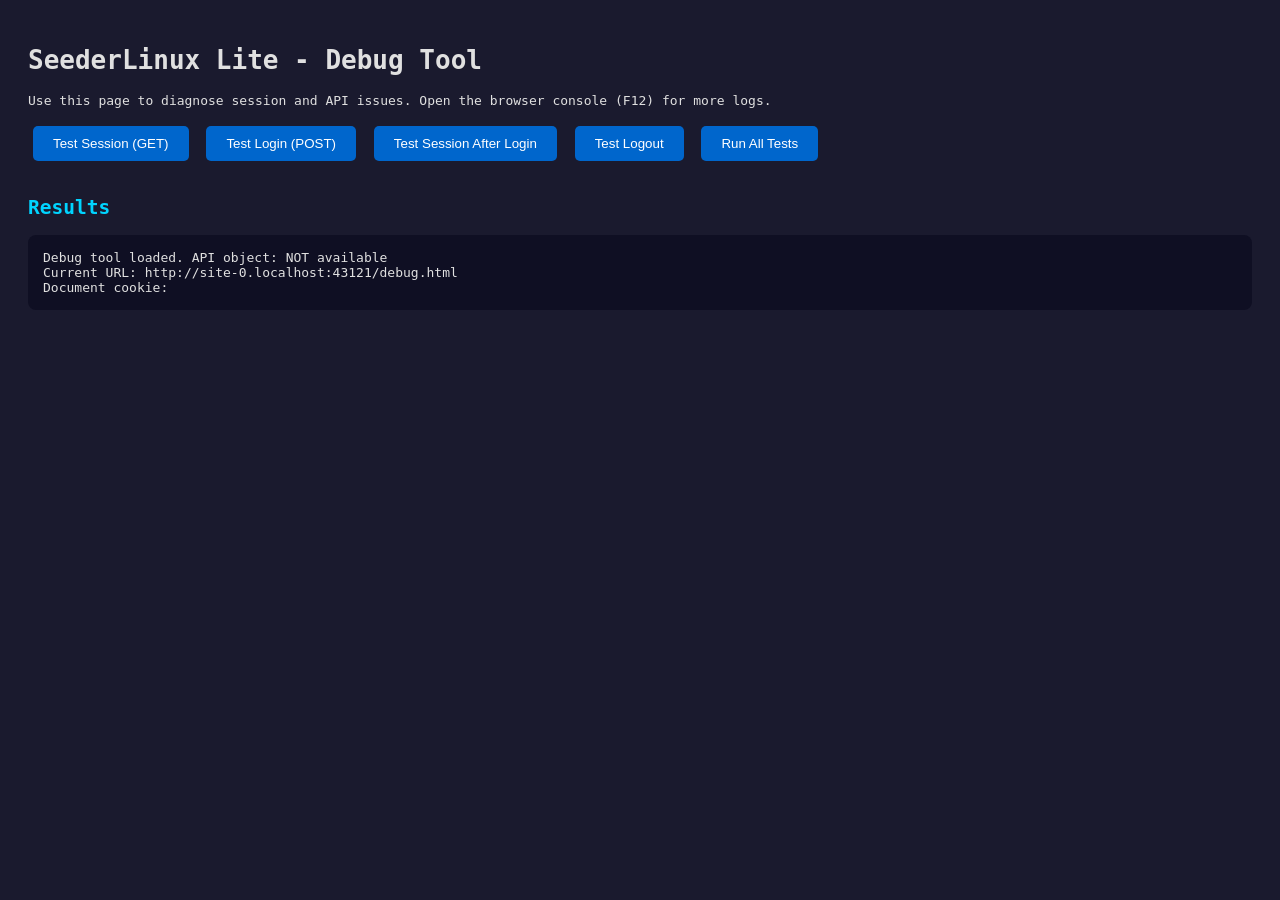
<file: debug.html>
<!DOCTYPE html>
<html lang="pt-BR">
<head>
    <meta charset="UTF-8">
    <meta name="viewport" content="width=device-width, initial-scale=1.0">
    <title>SeederLinux Lite - Debug</title>
    <style>
        body { font-family: monospace; background: #1a1a2e; color: #e0e0e0; padding: 20px; }
        pre { background: #0f0f23; padding: 15px; border-radius: 8px; overflow-x: auto; white-space: pre-wrap; }
        h2 { color: #00d4ff; margin-top: 30px; }
        .ok { color: #00ff88; }
        .fail { color: #ff4444; }
        button { background: #0066cc; color: white; border: none; padding: 10px 20px; border-radius: 5px; cursor: pointer; margin: 5px; }
        button:hover { background: #0052a3; }
    </style>
</head>
<body>
    <h1>SeederLinux Lite - Debug Tool</h1>
    <p>Use this page to diagnose session and API issues. Open the browser console (F12) for more logs.</p>

    <div>
        <button onclick="testSession()">Test Session (GET)</button>
        <button onclick="testLogin()">Test Login (POST)</button>
        <button onclick="testSessionAfterLogin()">Test Session After Login</button>
        <button onclick="testLogout()">Test Logout</button>
        <button onclick="runAll()">Run All Tests</button>
    </div>

    <h2>Results</h2>
    <pre id="output">Click a button to start...</pre>

    <script>
        const output = document.getElementById('output');
        let log = '';

        function addLog(text) {
            log += text + '\n';
            output.textContent = log;
        }

        function clearLog() {
            log = '';
            output.textContent = log;
        }

        async function apiCall(action, method = 'GET', data = null) {
            const url = `/api/?action=${encodeURIComponent(action)}`;
            const options = {
                method,
                headers: { 'Content-Type': 'application/json' },
                credentials: 'same-origin'
            };
            if (data && method !== 'GET') {
                options.body = JSON.stringify(data);
            }
            const response = await fetch(url, options);
            const status = response.status;
            const statusText = response.statusText;
            let body;
            try {
                body = await response.json();
            } catch (e) {
                body = await response.text();
            }
            return { status, statusText, body, ok: response.ok };
        }

        async function testSession() {
            addLog('\n=== Session Check (GET /api/?action=session) ===');
            try {
                const result = await apiCall('session');
                addLog(`Status: ${result.status} ${result.statusText}`);
                addLog(`Response: ${JSON.stringify(result.body, null, 2)}`);
                if (result.body.success) {
                    addLog('Result: <span class="ok">Session is ACTIVE</span>');
                } else {
                    addLog('Result: <span class="fail">Session is NOT active</span>');
                }
            } catch (e) {
                addLog(`Error: ${e.message}`);
            }
        }

        async function testLogin() {
            addLog('\n=== Login (POST /api/?action=login) ===');
            try {
                const result = await apiCall('login', 'POST', {
                    username: 'admin',
                    password: 'admin123'
                });
                addLog(`Status: ${result.status} ${result.statusText}`);
                addLog(`Response: ${JSON.stringify(result.body, null, 2)}`);
                if (result.body.success) {
                    addLog('Result: <span class="ok">Login SUCCESS</span>');
                } else {
                    addLog('Result: <span class="fail">Login FAILED</span>');
                }
            } catch (e) {
                addLog(`Error: ${e.message}`);
            }
        }

        async function testSessionAfterLogin() {
            addLog('\n=== Full Flow: Login → Session Check ===');
            await testLogin();
            addLog('\n--- Waiting 500ms then checking session... ---');
            await new Promise(r => setTimeout(r, 500));
            await testSession();
        }

        async function testLogout() {
            addLog('\n=== Logout (POST /api/?action=logout) ===');
            try {
                const result = await apiCall('logout', 'POST');
                addLog(`Status: ${result.status} ${result.statusText}`);
                addLog(`Response: ${JSON.stringify(result.body, null, 2)}`);
            } catch (e) {
                addLog(`Error: ${e.message}`);
            }
        }

        async function runAll() {
            clearLog();
            addLog('=== Running All Tests ===');
            await testSession();
            await testLogin();
            await testSession();
            await testLogout();
            await testSession();
            addLog('\n=== All Tests Complete ===');
            addLog('Check the browser console (F12) for additional debug logs.');
        }

        // Check if API object is available
        addLog('Debug tool loaded. API object: ' + (typeof API !== 'undefined' ? 'available' : 'NOT available'));
        addLog('Current URL: ' + window.location.href);
        addLog('Document cookie: ' + document.cookie);
    </script>
</body>
</html>
</file>
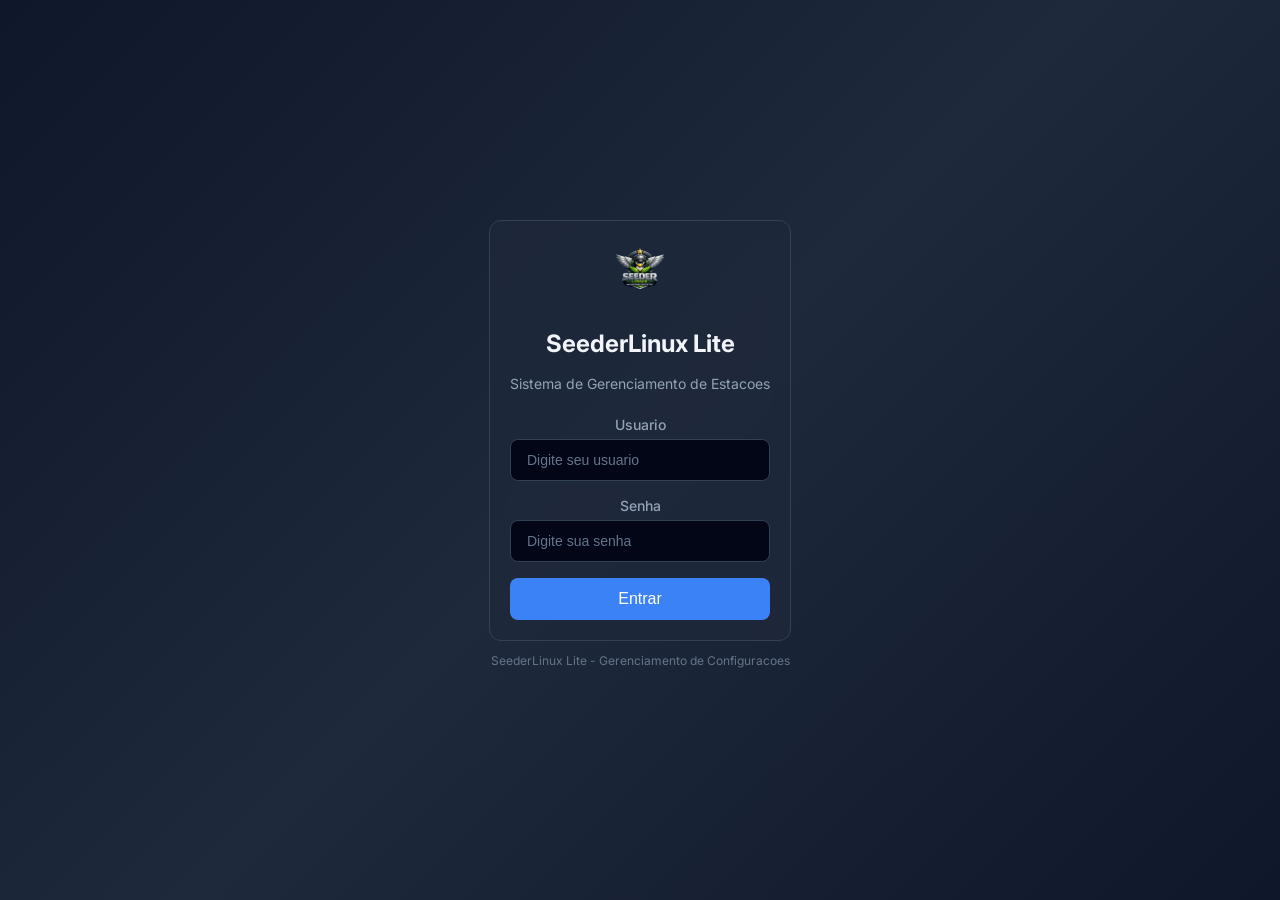
<file: login.html>
<!DOCTYPE html>
<html lang="pt-BR">
<head>
    <meta charset="UTF-8">
    <meta name="viewport" content="width=device-width, initial-scale=1.0">
    <title>Login - SeederLinux Lite</title>
    <link href="https://fonts.googleapis.com/css2?family=Inter:wght@400;500;600;700&display=swap" rel="stylesheet">
    <link rel="stylesheet" href="assets/css/style.css">
    <style>
        body { background: linear-gradient(135deg, #0f172a 0%, #1e293b 50%, #0f172a 100%); }
        .login-card { max-width: 420px; margin: auto; }
    </style>
</head>
<body class="min-h-screen flex items-center justify-center p-4">
    <div class="login-card">
        <div class="card" style="background: rgba(30, 41, 59, 0.8); backdrop-filter: blur(8px);">
            <div class="card-body text-center">
                <div class="mb-6">
                    <img src="assets/images/seederlinux-logo.png" alt="SeederLinux" style="max-height: 60px; margin: 0 auto;" onerror="this.src='assets/images/seederlinux-logo.svg'">
                </div>
                <h1 class="text-2xl font-bold mb-1">SeederLinux Lite</h1>
                <p class="text-slate-400 text-sm mb-6">Sistema de Gerenciamento de Estacoes</p>

                <form id="login-form">
                    <div class="form-group">
                        <label class="form-label">Usuario</label>
                        <input type="text" id="username" class="form-input" placeholder="Digite seu usuario" required autocomplete="username">
                    </div>
                    <div class="form-group">
                        <label class="form-label">Senha</label>
                        <input type="password" id="password" class="form-input" placeholder="Digite sua senha" required autocomplete="current-password">
                    </div>
                    <button type="submit" id="btn-login" class="btn btn-primary btn-lg w-full">
                        Entrar
                    </button>
                </form>

                <div id="error-message" class="hidden mt-4 p-3 rounded-lg" style="background: rgba(239, 68, 68, 0.1); border: 1px solid rgba(239, 68, 68, 0.3); color: #f87171;"></div>
            </div>
        </div>

        <p class="text-center mt-6 text-slate-500 text-xs">
            SeederLinux Lite - Gerenciamento de Configuracoes
        </p>
    </div>

    <script src="assets/js/app.js"></script>
    <script>
        document.getElementById('login-form').addEventListener('submit', async (e) => {
            e.preventDefault();

            const username = document.getElementById('username').value.trim();
            const password = document.getElementById('password').value;
            const btn = document.getElementById('btn-login');
            const errorEl = document.getElementById('error-message');

            if (!username || !password) {
                errorEl.textContent = 'Preencha todos os campos';
                errorEl.classList.remove('hidden');
                return;
            }

            btn.disabled = true;
            btn.textContent = 'Entrando...';
            errorEl.classList.add('hidden');

            try {
                const res = await API.post('login', { username, password });

                if (res.success) {
                    window.location.href = '/admin.html';
                } else {
                    errorEl.textContent = res.error || 'Credenciais invalidas';
                    errorEl.classList.remove('hidden');
                    btn.disabled = false;
                    btn.textContent = 'Entrar';
                }
            } catch (err) {
                errorEl.textContent = 'Erro de conexao. Tente novamente.';
                errorEl.classList.remove('hidden');
                btn.disabled = false;
                btn.textContent = 'Entrar';
            }
        });

        // Check if already logged in
        (async () => {
            try {
                const res = await fetch('/api/?action=session', { credentials: 'same-origin' });
                const data = await res.json();
                if (data.success) {
                    window.location.href = '/admin.html';
                }
            } catch (e) {}
        })();
    </script>
</body>
</html>
</file>
<file: assets/css/style.css>
/* SeederLinux Lite - Complete Styles */

:root {
    --primary: #3b82f6;
    --primary-dark: #2563eb;
    --secondary: #10b981;
    --secondary-dark: #059669;
    --warning: #f59e0b;
    --danger: #ef4444;
    --info: #06b6d4;
    --bg-dark: #0f172a;
    --bg-darker: #020617; 
    --bg-card: #1e293b;
    --border: #334155;
    --text: #f1f5f9;
    --text-muted: #94a3b8;
    --text-dim: #64748b;
}

* { box-sizing: border-box; }

body {
    font-family: 'Inter', -apple-system, BlinkMacSystemFont, 'Segoe UI', Roboto, sans-serif;
    background: var(--bg-dark);
    color: var(--text);
    margin: 0;
    padding: 0;
}

/* Sidebar */
.sidebar {
    width: 260px;
    background: var(--bg-card);
    border-right: 1px solid var(--border);
    display: flex;
    flex-direction: column;
    height: 100vh;
    position: sticky;
    top: 0;
}

.sidebar-logo {
    padding: 1rem;
    border-bottom: 1px solid var(--border);
    display: flex;
    align-items: center;
    gap: 0.75rem;
}

.sidebar-logo img {
    height: 40px;
    width: auto;
}

.sidebar-nav {
    flex: 1;
    overflow-y: auto;
    padding: 0.75rem;
}

.nav-section {
    margin-bottom: 1.5rem;
}

.nav-section-title {
    font-size: 0.75rem;
    font-weight: 600;
    text-transform: uppercase;
    color: var(--text-dim);
    margin-bottom: 0.5rem;
    padding: 0 0.75rem;
}

.nav-item {
    display: flex;
    align-items: center;
    gap: 0.75rem;
    padding: 0.75rem;
    border-radius: 0.5rem;
    color: var(--text-muted);
    cursor: pointer;
    transition: all 0.15s;
    text-decoration: none;
    border: none;
    background: transparent;
    width: 100%;
    text-align: left;
    font-size: 0.875rem;
}

.nav-item:hover {
    background: rgba(255,255,255,0.05);
    color: var(--text);
}

.nav-item.active {
    background: var(--primary);
    color: white;
}

.nav-item svg {
    width: 1.25rem;
    height: 1.25rem;
    flex-shrink: 0;
}

.sidebar-footer {
    padding: 1rem;
    border-top: 1px solid var(--border);
}

.user-info {
    display: flex;
    align-items: center;
    gap: 0.75rem;
}

.user-avatar {
    width: 2.5rem;
    height: 2.5rem;
    border-radius: 50%;
    background: var(--primary);
    display: flex;
    align-items: center;
    justify-content: center;
    color: white;
    font-weight: 600;
    font-size: 0.875rem;
}

.user-details {
    flex: 1;
    min-width: 0;
}

.user-name {
    font-weight: 500;
    color: var(--text);
    font-size: 0.875rem;
}

.user-role {
    font-size: 0.75rem;
    color: var(--text-dim);
}

/* Main Content */
.main-content {
    flex: 1;
    min-height: 100vh;
    display: flex;
    flex-direction: column;
}

.page-header {
    background: rgba(30, 41, 59, 0.8);
    backdrop-filter: blur(8px);
    border-bottom: 1px solid var(--border);
    padding: 1rem 1.5rem;
    position: sticky;
    top: 0;
    z-index: 10;
}

.page-title {
    font-size: 1.5rem;
    font-weight: 700;
    color: var(--text);
    margin: 0;
}

.page-subtitle {
    font-size: 0.875rem;
    color: var(--text-muted);
    margin: 0.25rem 0 0 0;
}

.page-content {
    padding: 1.5rem;
    flex: 1;
}

/* Cards */
.card {
    background: var(--bg-card);
    border: 1px solid var(--border);
    border-radius: 0.75rem;
}

.card-header {
    padding: 1rem 1.25rem;
    border-bottom: 1px solid var(--border);
    display: flex;
    align-items: center;
    justify-content: space-between;
}

.card-title {
    font-weight: 600;
    color: var(--text);
    margin: 0;
}

.card-body {
    padding: 1.25rem;
}

/* Stats Grid */
.stats-grid {
    display: grid;
    grid-template-columns: repeat(auto-fit, minmax(160px, 1fr));
    gap: 1rem;
    margin-bottom: 1.5rem;
}

.stat-card {
    background: var(--bg-card);
    border: 1px solid var(--border);
    border-radius: 0.75rem;
    padding: 1.25rem;
}

.stat-icon {
    width: 2.5rem;
    height: 2.5rem;
    border-radius: 0.5rem;
    display: flex;
    align-items: center;
    justify-content: center;
    margin-bottom: 0.75rem;
}

.stat-icon.blue { background: rgba(59, 130, 246, 0.2); color: #60a5fa; }
.stat-icon.green { background: rgba(16, 185, 129, 0.2); color: #34d399; }
.stat-icon.amber { background: rgba(245, 158, 11, 0.2); color: #fbbf24; }
.stat-icon.red { background: rgba(239, 68, 68, 0.2); color: #f87171; }
.stat-icon.cyan { background: rgba(6, 182, 212, 0.2); color: #22d3ee; }

.stat-value {
    font-size: 1.75rem;
    font-weight: 700;
    color: var(--text);
}

.stat-label {
    font-size: 0.75rem;
    color: var(--text-muted);
    margin-top: 0.25rem;
}

/* Tables */
.table-wrapper {
    overflow-x: auto;
}

table {
    width: 100%;
    border-collapse: collapse;
}

th, td {
    padding: 0.75rem;
    text-align: left;
}

th {
    font-size: 0.75rem;
    font-weight: 600;
    text-transform: uppercase;
    color: var(--text-dim);
    background: rgba(0,0,0,0.2);
}

tr {
    border-bottom: 1px solid var(--border);
}

td {
    font-size: 0.875rem;
    color: var(--text);
}

/* Badges */
.badge {
    display: inline-flex;
    align-items: center;
    padding: 0.25rem 0.625rem;
    border-radius: 9999px;
    font-size: 0.75rem;
    font-weight: 500;
    line-height: 1.25;
}

.badge-success { background: rgba(16, 185, 129, 0.2); color: #34d399; }
.badge-warning { background: rgba(245, 158, 11, 0.2); color: #fbbf24; }
.badge-danger { background: rgba(239, 68, 68, 0.2); color: #f87171; }
.badge-info { background: rgba(59, 130, 246, 0.2); color: #60a5fa; }
.badge-secondary { background: rgba(100, 116, 139, 0.2); color: var(--text-dim); }

/* Tabs */
.tabs {
    display: flex;
    gap: 1rem;
    border-bottom: 1px solid var(--border);
    margin-bottom: 1.5rem;
}

.tab-btn {
    padding: 0.75rem 0;
    font-size: 0.875rem;
    font-weight: 500;
    color: var(--text-muted);
    background: transparent;
    border: none;
    border-bottom: 2px solid transparent;
    cursor: pointer;
    transition: all 0.15s;
}

.tab-btn:hover {
    color: var(--text);
}

.tab-btn.active {
    color: var(--primary);
    border-bottom-color: var(--primary);
}

.tab-content {
    display: none;
}

.tab-content:not(.hidden) {
    display: block;
}

/* Category Tabs */
.category-tabs {
    display: flex;
    flex-wrap: wrap;
    gap: 0.25rem;
    margin-bottom: 1rem;
    padding-bottom: 0.5rem;
    border-bottom: 2px solid var(--border);
}

.cat-tab {
    padding: 0.5rem 1rem;
    font-size: 0.75rem;
    background: transparent;
    border: none;
    border-radius: 0.375rem 0.375rem 0 0;
    color: var(--text-muted);
    cursor: pointer;
    white-space: nowrap;
    transition: all 0.15s;
}

.cat-tab:hover:not(.active) {
    background: rgba(255,255,255,0.05);
}

.cat-tab.active {
    background: var(--primary);
    color: white;
    font-weight: 500;
}

/* Variables */
.var-grid {
    display: grid;
    grid-template-columns: repeat(auto-fit, minmax(320px, 1fr));
    gap: 1rem;
    margin-top: 1rem;
}

.var-row {
    margin-bottom: 1rem;
}

.var-row label {
    display: block;
    font-size: 0.875rem;
    font-weight: 500;
    color: var(--text-muted);
    margin-bottom: 0.375rem;
}

.var-input,
.var-select,
.var-textarea {
    width: 100%;
    padding: 0.5rem 0.75rem;
    background: rgba(0,0,0,0.3);
    border: 1px solid var(--border);
    border-radius: 0.5rem;
    color: var(--text);
    font-size: 0.875rem;
    transition: border-color 0.15s;
}

.var-input:focus,
.var-select:focus,
.var-textarea:focus {
    outline: none;
    border-color: var(--primary);
}

.var-input::placeholder,
.var-textarea::placeholder {
    color: var(--text-dim);
}

.var-textarea {
    resize: vertical;
    min-height: 4rem;
}

/* Toggle Switch */
.toggle-switch {
    position: relative;
    display: inline-block;
    width: 2.75rem;
    height: 1.5rem;
}

.toggle-switch input {
    opacity: 0;
    width: 0;
    height: 0;
}

.toggle-slider {
    position: absolute;
    cursor: pointer;
    top: 0;
    left: 0;
    right: 0;
    bottom: 0;
    background-color: var(--border);
    transition: 0.3s;
    border-radius: 1.5rem;
}

.toggle-slider:before {
    position: absolute;
    content: "";
    height: 1.125rem;
    width: 1.125rem;
    left: 0.125rem;
    bottom: 0.1875rem;
    background-color: white;
    transition: 0.3s;
    border-radius: 50%;
}

.toggle-switch input:checked + .toggle-slider {
    background-color: var(--secondary);
}

.toggle-switch input:checked + .toggle-slider:before {
    transform: translateX(1.25rem);
}

/* Image Gallery */
.image-gallery {
    display: flex;
    flex-wrap: wrap;
    gap: 0.5rem;
    padding: 0.5rem;
    background: rgba(0,0,0,0.2);
    border-radius: 0.5rem;
}

.gallery-thumb {
    width: 100px;
    height: 70px;
    border-radius: 0.375rem;
    overflow: hidden;
    cursor: pointer;
    border: 2px solid transparent;
    transition: all 0.2s;
}

.gallery-thumb:hover {
    border-color: var(--primary);
    transform: scale(1.05);
}

.gallery-thumb.selected {
    border-color: var(--secondary);
    box-shadow: 0 0 0 3px rgba(16, 185, 129, 0.3);
}

.gallery-thumb img {
    max-width: 100px;
    max-height: 70px;
    object-fit: cover;
}

/* Buttons */
.btn {
    display: inline-flex;
    align-items: center;
    justify-content: center;
    gap: 0.5rem;
    padding: 0.5rem 1rem;
    font-size: 0.875rem;
    font-weight: 500;
    border-radius: 0.5rem;
    cursor: pointer;
    transition: all 0.15s;
    border: none;
    text-decoration: none;
}

.btn-primary {
    background: var(--primary);
    color: white;
}

.btn-primary:hover {
    background: var(--primary-dark);
}

.btn-secondary {
    background: var(--bg-card);
    color: var(--text);
    border: 1px solid var(--border);
}

.btn-secondary:hover {
    background: rgba(255,255,255,0.1);
}

.btn-success {
    background: var(--secondary);
    color: white;
}

.btn-success:hover {
    background: var(--secondary-dark);
}

.btn-danger {
    background: var(--danger);
    color: white;
}

.btn-danger:hover {
    background: #dc2626;
}

.btn-warning {
    background: var(--warning);
    color: white;
}

.btn-sm {
    padding: 0.375rem 0.75rem;
    font-size: 0.8125rem;
}

.btn-lg {
    padding: 0.75rem 1.5rem;
    font-size: 1rem;
}

/* Forms */
.form-group {
    margin-bottom: 1rem;
}

.form-label {
    display: block;
    font-size: 0.875rem;
    font-weight: 500;
    color: var(--text-muted);
    margin-bottom: 0.375rem;
}

.form-input,
.form-select {
    width: 100%;
    padding: 0.75rem 1rem;
    background: var(--bg-darker);
    border: 1px solid var(--border);
    border-radius: 0.5rem;
    color: var(--text);
    font-size: 0.875rem;
}

.form-input:focus,
.form-select:focus {
    outline: none;
    border-color: var(--primary);
}

.form-input::placeholder {
    color: var(--text-dim);
}

.form-textarea {
    min-height: 6rem;
    resize: vertical;
}

.form-error {
    font-size: 0.75rem;
    color: var(--danger);
    margin-top: 0.25rem;
}

/* Modals */
.modal {
    position: fixed;
    inset: 0;
    z-index: 50;
    display: none;
}

.modal.active,
.modal:not(.hidden) {
    display: flex;
}

.modal-backdrop {
    position: absolute;
    inset: 0;
    background: rgba(0, 0, 0, 0.6);
}

.modal-dialog {
    position: relative;
    margin: auto;
    width: 100%;
    max-width: 32rem;
    max-height: 90vh;
    overflow-y: auto;
    background: var(--bg-card);
    border: 1px solid var(--border);
    border-radius: 0.75rem;
    box-shadow: 0 25px 50px -12px rgba(0, 0, 0, 0.5);
}

.modal-header {
    padding: 1rem 1.25rem;
    border-bottom: 1px solid var(--border);
    display: flex;
    align-items: center;
    justify-content: space-between;
}

.modal-title {
    font-size: 1.125rem;
    font-weight: 600;
    color: var(--text);
}

.modal-close {
    font-size: 1.5rem;
    color: var(--text-muted);
    background: none;
    border: none;
    cursor: pointer;
    line-height: 1;
    padding: 0.25rem;
}

.modal-close:hover {
    color: var(--text);
}

.modal-body {
    padding: 1.25rem;
}

.modal-footer {
    padding: 1rem 1.25rem;
    border-top: 1px solid var(--border);
    display: flex;
    justify-content: flex-end;
    gap: 0.75rem;
}

/* Toast Notifications */
#toast-container {
    position: fixed;
    bottom: 1rem;
    right: 1rem;
    z-index: 100;
    display: flex;
    flex-direction: column;
    gap: 0.5rem;
}

.toast {
    display: flex;
    align-items: center;
    justify-content: space-between;
    gap: 1rem;
    padding: 0.875rem 1.25rem;
    border-radius: 0.5rem;
    background: var(--bg-card);
    border: 1px solid var(--border);
    box-shadow: 0 10px 15px -3px rgba(0, 0, 0, 0.3);
    animation: slideIn 0.3s ease;
    min-width: 280px;
}

.toast-success { border-left: 4px solid var(--secondary); }
.toast-error { border-left: 4px solid var(--danger); }
.toast-warning { border-left: 4px solid var(--warning); }
.toast-info { border-left: 4px solid var(--info); }

.toast-close {
    background: none;
    border: none;
    color: var(--text-muted);
    cursor: pointer;
    font-size: 1.25rem;
    line-height: 1;
}

.toast-close:hover {
    color: var(--text);
}

@keyframes slideIn {
    from {
        transform: translateX(100%);
        opacity: 0;
    }
    to {
        transform: translateX(0);
        opacity: 1;
    }
}

/* Utilities */
.hidden { display: none !important; }
.text-center { text-align: center; }
.text-right { text-align: right; }
.text-muted { color: var(--text-muted); }
.text-dim { color: var(--text-dim); }
.text-sm { font-size: 0.875rem; }
.text-xs { font-size: 0.75rem; }
.font-mono { font-family: 'JetBrains Mono', 'Fira Code', monospace; }
.font-bold { font-weight: 700; }
.font-semibold { font-weight: 600; }
.flex { display: flex; }
.items-center { align-items: center; }
.justify-between { justify-content: space-between; }
.gap-2 { gap: 0.5rem; }
.gap-3 { gap: 0.75rem; }
.gap-4 { gap: 1rem; }
.mt-2 { margin-top: 0.5rem; }
.mt-4 { margin-top: 1rem; }
.mb-2 { margin-bottom: 0.5rem; }
.mb-4 { margin-bottom: 1rem; }
.p-3 { padding: 0.75rem; }
.p-4 { padding: 1rem; }
.rounded { border-radius: 0.375rem; }
.rounded-lg { border-radius: 0.5rem; }
.bg-slate-700 { background: #334155; }
.bg-slate-800 { background: #1e293b; }
.bg-slate-900 { background: #0f172a; }
.border { border: 1px solid var(--border); }
.min-h-screen { min-height: 100vh; }
.overflow-hidden { overflow: hidden; }
.overflow-y-auto { overflow-y: auto; }
.flex-col { flex-direction: column; }
.flex-1 { flex: 1; }
.w-full { width: 100%; }
.sticky { position: sticky; }
.top-0 { top: 0; }
.col-span-2 { grid-column: span 2; }
.first:mt-0:first-child { margin-top: 0; }
.uppercase { text-transform: uppercase; }

/* Gradient Badge */
.gradient-badge {
    background: linear-gradient(135deg, var(--primary), var(--secondary));
    color: white;
    font-weight: 600;
    display: flex;
    align-items: center;
    justify-content: center;
}

/* Responsive */
@media (max-width: 768px) {
    .sidebar {
        width: 100%;
        height: auto;
        position: fixed;
        bottom: 0;
        left: 0;
        right: 0;
        z-index: 40;
        border-top: 1px solid var(--border);
        border-right: none;
    }

    .main-content {
        margin-left: 0;
    }

    .stats-grid {
        grid-template-columns: repeat(2, 1fr);
    }

    .var-grid {
        grid-template-columns: 1fr;
    }

    .modal-dialog {
        margin: 1rem;
        max-height: calc(100vh - 2rem);
    }
}
/* ============================================================
   Logos das Organizações - Padronização 48×48
   ============================================================ */
.org-logo {
    width: 48px;
    height: 48px;
    border-radius: 8px;
    overflow: hidden;
    flex-shrink: 0;
    display: flex;
    align-items: center;
    justify-content: center;
    background: var(--bg-darker);
}

.org-logo img,
.org-logo-img {
    width: 100%;
    height: 100%;
    object-fit: cover;
    display: block;
}

.org-logo-placeholder {
    width: 48px;
    height: 48px;
    border-radius: 8px;
    background: var(--primary);
    color: white;
    font-weight: 700;
    font-size: 18px;
    display: flex;
    align-items: center;
    justify-content: center;
    flex-shrink: 0;
}
/* ============================================================
   Tag / Chip Input
   ============================================================ */
.tags-wrapper {
    display: flex;
    flex-direction: column;
    gap: 0.5rem;
    padding: 0.5rem;
    background: rgba(15, 23, 42, 0.6);
    border: 1px solid rgba(148, 163, 184, 0.2);
    border-radius: 0.5rem;
}
.tags-list {
    display: flex;
    flex-wrap: wrap;
    gap: 0.375rem;
    min-height: 1.5rem;
}
.tag-chip {
    display: inline-flex;
    align-items: center;
    gap: 0.375rem;
    padding: 0.2rem 0.6rem;
    background: rgba(59, 130, 246, 0.15);
    border: 1px solid rgba(59, 130, 246, 0.4);
    color: #bfdbfe;
    border-radius: 9999px;
    font-size: 0.8rem;
    font-family: ui-monospace, "Cascadia Mono", "Consolas", monospace;
}
.tag-remove {
    background: transparent;
    color: #fca5a5;
    border: 0;
    padding: 0;
    margin-left: 0.125rem;
    font-size: 1rem;
    line-height: 1;
    cursor: pointer;
}
.tag-remove:hover {
    color: #ef4444;
}
.tag-input {
    background: transparent;
    border: 0;
    outline: none;
    color: #e2e8f0;
    padding: 0.25rem 0.125rem;
    width: 100%;
    font-size: 0.875rem;
}
.tag-input::placeholder {
    color: #64748b;
    font-style: italic;
}

/* ============================================================
   Asset preview (image URL fields)
   ============================================================ */
.asset-field {
    display: flex;
    align-items: center;
    gap: 0.75rem;
}
.asset-preview {
    width: 96px;
    height: 64px;
    object-fit: cover;
    border-radius: 0.375rem;
    border: 1px solid rgba(148, 163, 184, 0.3);
    background: rgba(15, 23, 42, 0.6);
    flex-shrink: 0;
}
.asset-preview-empty {
    width: 96px;
    height: 64px;
    display: flex;
    align-items: center;
    justify-content: center;
    background: rgba(15, 23, 42, 0.6);
    border: 1px dashed rgba(148, 163, 184, 0.3);
    border-radius: 0.375rem;
    color: #64748b;
    font-size: 0.7rem;
    text-align: center;
    flex-shrink: 0;
}
.asset-field .var-input {
    flex: 1;
}

/* ============================================================
   Conky expanded panel
   ============================================================ */
.conky-panel {
    display: flex;
    flex-direction: column;
    gap: 0.75rem;
    padding: 0.75rem;
    background: rgba(15, 23, 42, 0.6);
    border: 1px solid rgba(148, 163, 184, 0.2);
    border-radius: 0.5rem;
}
.conky-section {
    padding: 0.5rem;
    background: rgba(30, 41, 59, 0.5);
    border-radius: 0.375rem;
}
.conky-section-hostname {
    background: linear-gradient(135deg, rgba(59, 130, 246, 0.18), rgba(30, 41, 59, 0.5));
    border: 1px solid rgba(59, 130, 246, 0.35);
    box-shadow: 0 1px 3px rgba(0, 0, 0, 0.2);
}
.conky-section-hostname .conky-section-title {
    color: #60a5fa;
    font-size: 0.78rem;
}
.conky-section-title {
    font-size: 0.7rem;
    font-weight: 700;
    text-transform: uppercase;
    letter-spacing: 0.05em;
    color: #94a3b8;
    margin-bottom: 0.5rem;
}
.conky-grid {
    display: grid;
    grid-template-columns: repeat(2, minmax(0, 1fr));
    gap: 0.5rem 0.75rem;
}
.conky-grid label {
    display: flex;
    flex-direction: column;
    gap: 0.25rem;
    font-size: 0.75rem;
    color: #cbd5e1;
}
.conky-grid label.conky-inline {
    flex-direction: row;
    align-items: center;
    gap: 0.5rem;
}
.conky-color {
    width: 100%;
    height: 2rem;
    border: 1px solid rgba(148, 163, 184, 0.2);
    border-radius: 0.375rem;
    background: transparent;
    cursor: pointer;
}

/* ============================================================
   Asset Card Layout (aba Identidade Visual & Assets)
   ============================================================ */
.asset-card {
    display: flex;
    flex-direction: column;
    gap: 0.75rem;
    padding: 1rem;
    background: rgba(15, 23, 42, 0.75);
    border: 1px solid rgba(148, 163, 184, 0.2);
    border-radius: 0.75rem;
    transition: border-color 0.2s, transform 0.15s;
}
.asset-card:hover {
    border-color: rgba(59, 130, 246, 0.5);
    transform: translateY(-1px);
}
.asset-card-header {
    display: flex;
    align-items: flex-start;
    justify-content: space-between;
    gap: 0.5rem;
}
.asset-card-title {
    font-size: 0.95rem;
    font-weight: 600;
    color: #e2e8f0;
    margin-bottom: 0.125rem;
}
.asset-card-hint {
    font-size: 0.75rem;
    color: #64748b;
    line-height: 1.3;
}
.asset-card-varname {
    font-family: ui-monospace, "Cascadia Mono", "Consolas", monospace;
    font-size: 0.65rem;
    padding: 0.15rem 0.5rem;
    background: rgba(30, 41, 59, 0.8);
    color: #94a3b8;
    border-radius: 9999px;
    white-space: nowrap;
    flex-shrink: 0;
}
.asset-card-preview-wrap {
    width: 100%;
    aspect-ratio: 16 / 9;
    background:
        linear-gradient(45deg, rgba(148,163,184,0.05) 25%, transparent 25%),
        linear-gradient(-45deg, rgba(148,163,184,0.05) 25%, transparent 25%),
        linear-gradient(45deg, transparent 75%, rgba(148,163,184,0.05) 75%),
        linear-gradient(-45deg, transparent 75%, rgba(148,163,184,0.05) 75%);
    background-size: 20px 20px;
    background-position: 0 0, 0 10px, 10px -10px, -10px 0px;
    border-radius: 0.5rem;
    overflow: hidden;
    display: flex;
    align-items: center;
    justify-content: center;
    border: 1px solid rgba(148, 163, 184, 0.15);
}
.asset-card-preview {
    width: 100%;
    height: 100%;
    object-fit: cover;
}
.asset-card-preview-broken {
    filter: grayscale(1) opacity(0.4);
}
.asset-card-preview-empty {
    color: #64748b;
    font-size: 0.8rem;
    font-style: italic;
    text-align: center;
    padding: 1rem;
}
.asset-card-url {
    font-family: ui-monospace, "Cascadia Mono", "Consolas", monospace;
    font-size: 0.75rem !important;
}
.asset-card-actions {
    display: flex;
    gap: 0.5rem;
}
.asset-btn {
    display: inline-flex;
    align-items: center;
    justify-content: center;
    gap: 0.375rem;
    padding: 0.5rem 0.85rem;
    font-size: 0.8rem;
    font-weight: 500;
    border-radius: 0.5rem;
    cursor: pointer;
    border: 1px solid transparent;
    transition: background-color 0.15s, transform 0.1s;
    flex: 1;
}
.asset-btn:active { transform: scale(0.97); }
.asset-btn-primary {
    background: linear-gradient(135deg, #2563eb, #4f46e5);
    color: white;
}
.asset-btn-primary:hover { filter: brightness(1.1); }
.asset-btn-secondary {
    background: rgba(239, 68, 68, 0.12);
    color: #fca5a5;
    border-color: rgba(239, 68, 68, 0.3);
}
.asset-btn-secondary:hover:not(:disabled) {
    background: rgba(239, 68, 68, 0.22);
    color: #f87171;
}
.asset-btn-secondary:disabled {
    opacity: 0.4;
    cursor: not-allowed;
}

/* ============================================================
   Conformity Bar
   ============================================================ */
.conformity-bar {
    height: 6px;
    border-radius: 3px;
    background: #334155;
    overflow: hidden;
    margin-top: 8px;
}
.conformity-bar-fill {
    height: 100%;
    border-radius: 3px;
    transition: width 0.3s;
}
.conformity-bar-fill.green { background: #10b981; }
.conformity-bar-fill.amber { background: #f59e0b; }
.conformity-bar-fill.red   { background: #ef4444; }

/* ============================================================
   Repository Cards (per-distro)
   ============================================================ */
.repo-card {
    background: var(--bg-card);
    border: 1px solid var(--border);
    border-radius: 0.75rem;
    padding: 1rem;
    transition: all 0.2s;
}
.repo-card.debian { border-left: 4px solid #3b82f6; }
.repo-card.ubuntu { border-left: 4px solid #f97316; }
.repo-card.mint   { border-left: 4px solid #10b981; }
.repo-card.zorin  { border-left: 4px solid #6b7280; }
.repo-card-header {
    display: flex;
    align-items: center;
    gap: 0.75rem;
    margin-bottom: 0.75rem;
}
.repo-card-header img {
    width: 32px;
    height: 32px;
}
.repo-card-header h4 {
    font-size: 0.875rem;
    font-weight: 600;
    color: var(--text);
    margin: 0;
}

/* ============================================================
   Gallery image sizing
   ============================================================ */
/* Gallery sizing handled in .gallery-thumb img above */

/* ============================================================
   Tailwind utility classes used in index.html (no CDN)
   ============================================================ */
.fixed { position: fixed; }
.w-full { width: 100%; }
.z-50 { z-index: 50; }
.backdrop-blur-sm { backdrop-filter: blur(4px); }
.border-b { border-bottom: 1px solid var(--border); }
.border-y { border-top: 1px solid var(--border); border-bottom: 1px solid var(--border); }
.border-t { border-top: 1px solid var(--border); }
.max-w-7xl { max-width: 80rem; }
.mx-auto { margin-left: auto; margin-right: auto; }
.px-4 { padding-left: 1rem; padding-right: 1rem; }
.px-6 { padding-left: 1.5rem; padding-right: 1.5rem; }
.sm\:px-6 { padding-left: 1.5rem; padding-right: 1.5rem; }
.lg\:px-8 { padding-left: 2rem; padding-right: 2rem; }
.py-2 { padding-top: 0.5rem; padding-bottom: 0.5rem; }
.py-3 { padding-top: 0.75rem; padding-bottom: 0.75rem; }
.py-4 { padding-top: 1rem; padding-bottom: 1rem; }
.py-8 { padding-top: 2rem; padding-bottom: 2rem; }
.py-12 { padding-top: 3rem; padding-bottom: 3rem; }
.py-16 { padding-top: 4rem; padding-bottom: 4rem; }
.py-20 { padding-top: 5rem; padding-bottom: 5rem; }
.pt-24 { padding-top: 6rem; }
.pb-16 { padding-bottom: 4rem; }
.h-16 { height: 4rem; }
.h-10 { height: 2.5rem; }
.h-8 { height: 2rem; }
.h-2 { height: 0.5rem; }
.gap-6 { gap: 1.5rem; }
.gap-8 { gap: 2rem; }
.gap-12 { gap: 3rem; }
.grid { display: grid; }
.grid-cols-2 { grid-template-columns: repeat(2, 1fr); }
.md\:grid-cols-2 { grid-template-columns: repeat(2, 1fr); }
.md\:grid-cols-3 { grid-template-columns: repeat(3, 1fr); }
.md\:grid-cols-4 { grid-template-columns: repeat(4, 1fr); }
.lg\:grid-cols-2 { grid-template-columns: repeat(2, 1fr); }
.text-white { color: #fff; }
.text-slate-200 { color: #e2e8f0; }
.text-slate-300 { color: #cbd5e1; }
.text-slate-400 { color: #94a3b8; }
.text-slate-500 { color: #64748b; }
.text-blue-400 { color: #60a5fa; }
.text-emerald-400 { color: #34d399; }
.text-amber-400 { color: #fbbf24; }
.text-rose-400 { color: #fb7185; }
.text-cyan-400 { color: #22d3ee; }
.text-teal-400 { color: #2dd4bf; }
.text-blue-600 { color: #2563eb; }
.bg-slate-900 { background: #0f172a; }
.bg-slate-800 { background: #1e293b; }
.bg-slate-700 { background: #334155; }
.bg-slate-900\/50 { background: rgba(15, 23, 42, 0.5); }
.bg-slate-800\/50 { background: rgba(30, 41, 59, 0.5); }
.bg-slate-800\/30 { background: rgba(30, 41, 59, 0.3); }
.bg-slate-900\/95 { background: rgba(15, 23, 42, 0.95); }
.bg-blue-600 { background: #2563eb; }
.bg-blue-500\/20 { background: rgba(59, 130, 246, 0.2); }
.bg-emerald-500\/20 { background: rgba(16, 185, 129, 0.2); }
.bg-amber-500\/20 { background: rgba(245, 158, 11, 0.2); }
.bg-cyan-500\/20 { background: rgba(6, 182, 212, 0.2); }
.bg-rose-500\/20 { background: rgba(244, 63, 94, 0.2); }
.bg-teal-500\/20 { background: rgba(20, 184, 166, 0.2); }
.bg-blue-500\/20 { background: rgba(59, 130, 246, 0.2); }
.bg-emerald-500\/20 { background: rgba(16, 185, 129, 0.2); }
.border-slate-700 { border-color: #334155; }
.border-slate-800 { border-color: #1e293b; }
.border-slate-700\/50 { border-color: rgba(51, 65, 85, 0.5); }
.border-slate-700\/30 { border-color: rgba(51, 65, 85, 0.3); }
.border-emerald-500\/30 { border-color: rgba(16, 185, 129, 0.3); }
.rounded-2xl { border-radius: 1rem; }
.rounded-full { border-radius: 9999px; }
.rounded-xl { border-radius: 0.75rem; }
.text-4xl { font-size: 2.25rem; }
.text-3xl { font-size: 1.875rem; }
.text-2xl { font-size: 1.5rem; }
.text-xl { font-size: 1.25rem; }
.text-lg { font-size: 1.125rem; }
.text-sm { font-size: 0.875rem; }
.text-center { text-align: center; }
.text-left { text-align: left; }
.font-bold { font-weight: 700; }
.font-semibold { font-weight: 600; }
.font-medium { font-weight: 500; }
.leading-tight { line-height: 1.25; }
.leading-relaxed { line-height: 1.625; }
.transition-colors { transition: color 0.15s, background-color 0.15s; }
.transition-all { transition: all 0.15s; }
.hover\:text-white:hover { color: #fff; }
.hover\:bg-blue-700:hover { background: #1d4ed8; }
.hover\:bg-slate-700:hover { background: #334155; }
.hover\:bg-slate-600:hover { background: #475569; }
.hover\:scale-105:hover { transform: scale(1.05); }
.transform { transform: none; }
.shadow-lg { box-shadow: 0 10px 15px -3px rgba(0,0,0,0.3); }
.shadow-2xl { box-shadow: 0 25px 50px -12px rgba(0,0,0,0.5); }
.shadow-blue-500\/25 { box-shadow: 0 10px 15px -3px rgba(59,130,246,0.25); }
.animate-pulse { animation: pulse 2s cubic-bezier(0.4,0,0.6,1) infinite; }
.animate-spin { animation: spin 1s linear infinite; }
@keyframes pulse { 0%,100% { opacity: 1; } 50% { opacity: 0.5; } }
@keyframes spin { from { transform: rotate(0deg); } to { transform: rotate(360deg); } }
.inline-flex { display: inline-flex; }
.items-center { align-items: center; }
.justify-center { justify-content: center; }
.justify-between { justify-content: space-between; }
.flex-wrap { flex-wrap: wrap; }
.flex-col { flex-direction: column; }
.md\:flex-row { flex-direction: row; }
.relative { position: relative; }
.absolute { position: absolute; }
.-top-4 { top: -1rem; }
.-right-4 { right: -1rem; }
.-top-4 { top: -1rem; }
.-left-4 { left: -1rem; }
.overflow-x-auto { overflow-x: auto; }
.overflow-hidden { overflow: hidden; }
.cursor-pointer { cursor: pointer; }
.space-y-3 > * + * { margin-top: 0.75rem; }
.w-2 { width: 0.5rem; }
.w-4 { width: 1rem; }
.w-6 { width: 1.5rem; }
.w-8 { width: 2rem; }
.w-12 { width: 3rem; }
.w-16 { width: 4rem; }
.w-auto { width: auto; }
.h-5 { height: 1.25rem; }
.h-6 { height: 1.5rem; }
.h-12 { height: 3rem; }
.h-16 { height: 4rem; }
.mb-2 { margin-bottom: 0.5rem; }
.mb-4 { margin-bottom: 1rem; }
.mb-6 { margin-bottom: 1.5rem; }
.mb-8 { margin-bottom: 2rem; }
.mb-16 { margin-bottom: 4rem; }
.mt-4 { margin-top: 1rem; }
.mt-12 { margin-top: 3rem; }
.ml-2 { margin-left: 0.5rem; }
.gap-2 { gap: 0.5rem; }
.gap-3 { gap: 0.75rem; }
.gap-4 { gap: 1rem; }
.p-3 { padding: 0.75rem; }
.p-4 { padding: 1rem; }
.p-6 { padding: 1.5rem; }
.p-8 { padding: 2rem; }
.pt-12 { padding-top: 3rem; }
.max-w-2xl { max-width: 42rem; }
.max-w-4xl { max-width: 56rem; }
.max-w-5xl { max-width: 64rem; }
.bg-gradient-to-r { background-image: linear-gradient(to right, var(--tw-gradient-stops)); }
.bg-gradient-to-br { background-image: linear-gradient(to bottom right, var(--tw-gradient-stops)); }
.from-blue-400 { --tw-gradient-from: #60a5fa; --tw-gradient-stops: var(--tw-gradient-from), var(--tw-gradient-to, transparent); }
.from-blue-600 { --tw-gradient-from: #2563eb; --tw-gradient-stops: var(--tw-gradient-from), var(--tw-gradient-to, transparent); }
.from-blue-500 { --tw-gradient-from: #3b82f6; --tw-gradient-stops: var(--tw-gradient-from), var(--tw-gradient-to, transparent); }
.from-amber-500 { --tw-gradient-from: #f59e0b; --tw-gradient-stops: var(--tw-gradient-from), var(--tw-gradient-to, transparent); }
.to-emerald-400 { --tw-gradient-to: #34d399; }
.to-blue-700 { --tw-gradient-to: #1d4ed8; }
.to-blue-800 { --tw-gradient-to: #1e40af; }
.to-emerald-500 { --tw-gradient-to: #10b981; }
.to-rose-500 { --tw-gradient-to: #f43f5e; }
.bg-clip-text { -webkit-background-clip: text; background-clip: text; }
.text-transparent { color: transparent; }
.underline { text-decoration: underline; }
.hover\:text-blue-300:hover { color: #93c5fd; }
.hover\:text-blue-400:hover { color: #60a5fa; }
.terminal-dot { width: 0.75rem; height: 0.75rem; border-radius: 50%; display: inline-block; }
.bg-red-500 { background: #ef4444; }
.bg-yellow-500 { background: #eab308; }
.bg-green-500 { background: #22c55e; }
.terminal { background: #0f172a; border-radius: 0.75rem; border: 1px solid #334155; overflow: hidden; }
.terminal-header { display: flex; align-items: center; gap: 0.5rem; padding: 0.75rem 1rem; border-bottom: 1px solid #334155; }
.card-hover { transition: transform 0.2s, box-shadow 0.2s; }
.card-hover:hover { transform: translateY(-4px); box-shadow: 0 20px 25px -5px rgba(0,0,0,0.3); }
.font-mono { font-family: 'JetBrains Mono', 'Fira Code', monospace; }
.antialiased { -webkit-font-smoothing: antialiased; }
.opacity-25 { opacity: 0.25; }
.opacity-75 { opacity: 0.75; }
.colspan-5 { grid-column: span 5; }
.terminal pre { margin: 0; }
.terminal code { font-family: 'JetBrains Mono', monospace; }
.terminal pre code { display: block; }
.terminal .text-slate-500 { color: #64748b; }
.terminal .text-blue-400 { color: #60a5fa; }
.terminal .text-emerald-400 { color: #34d399; }
.terminal .text-amber-400 { color: #fbbf24; }
.terminal .text-slate-400 { color: #94a3b8; }
</file>
